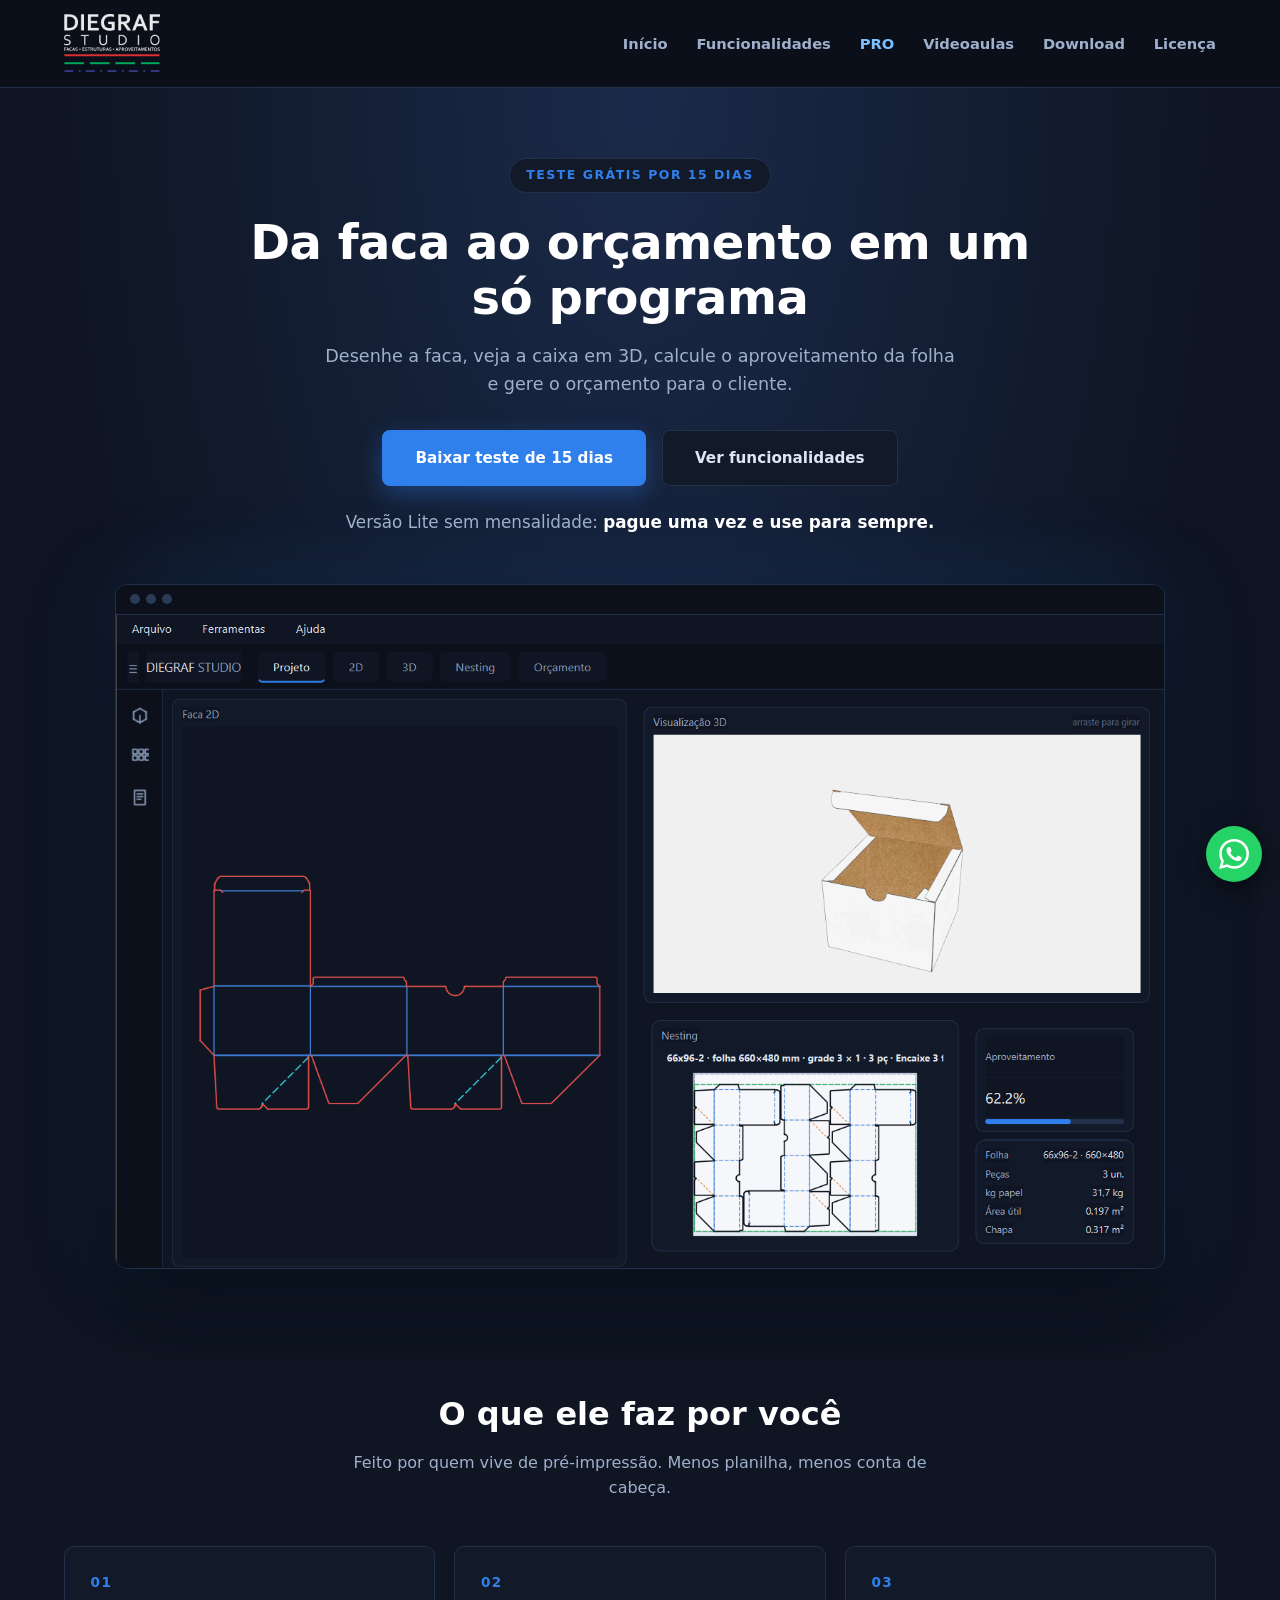
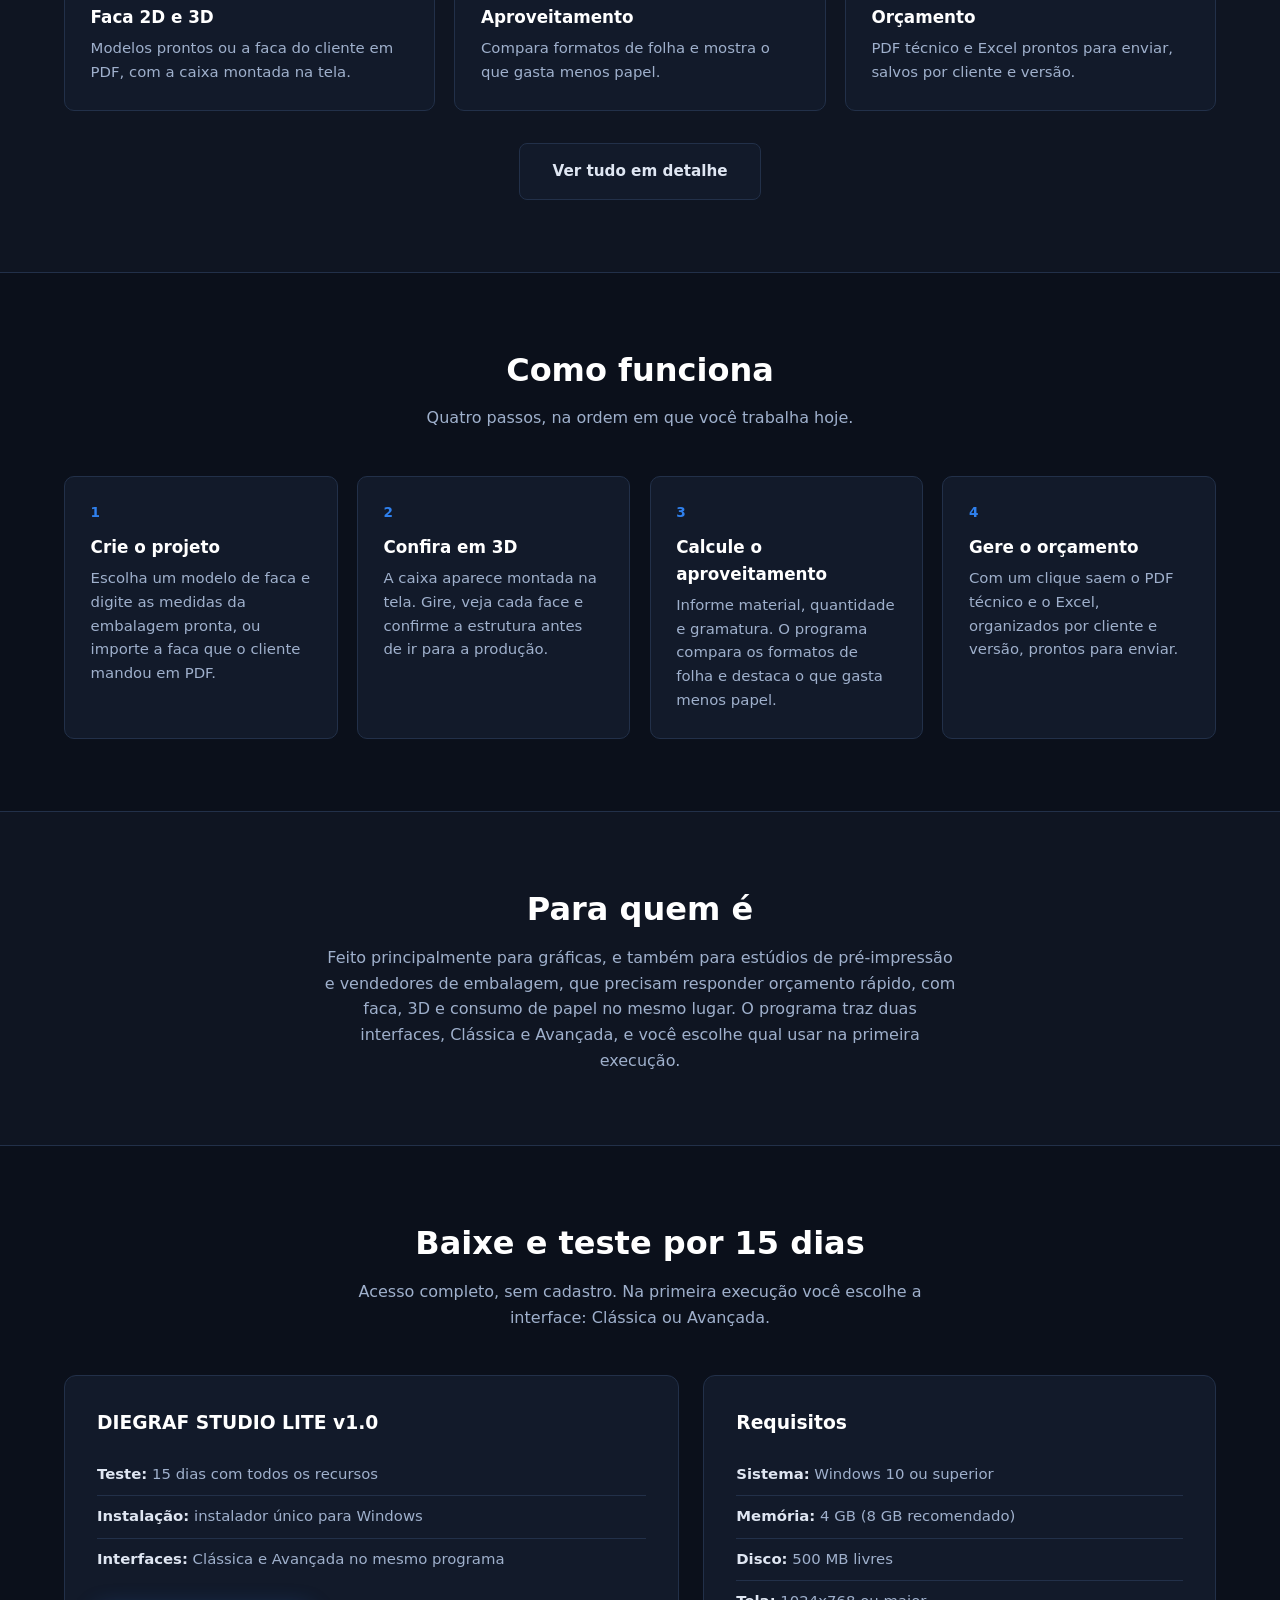
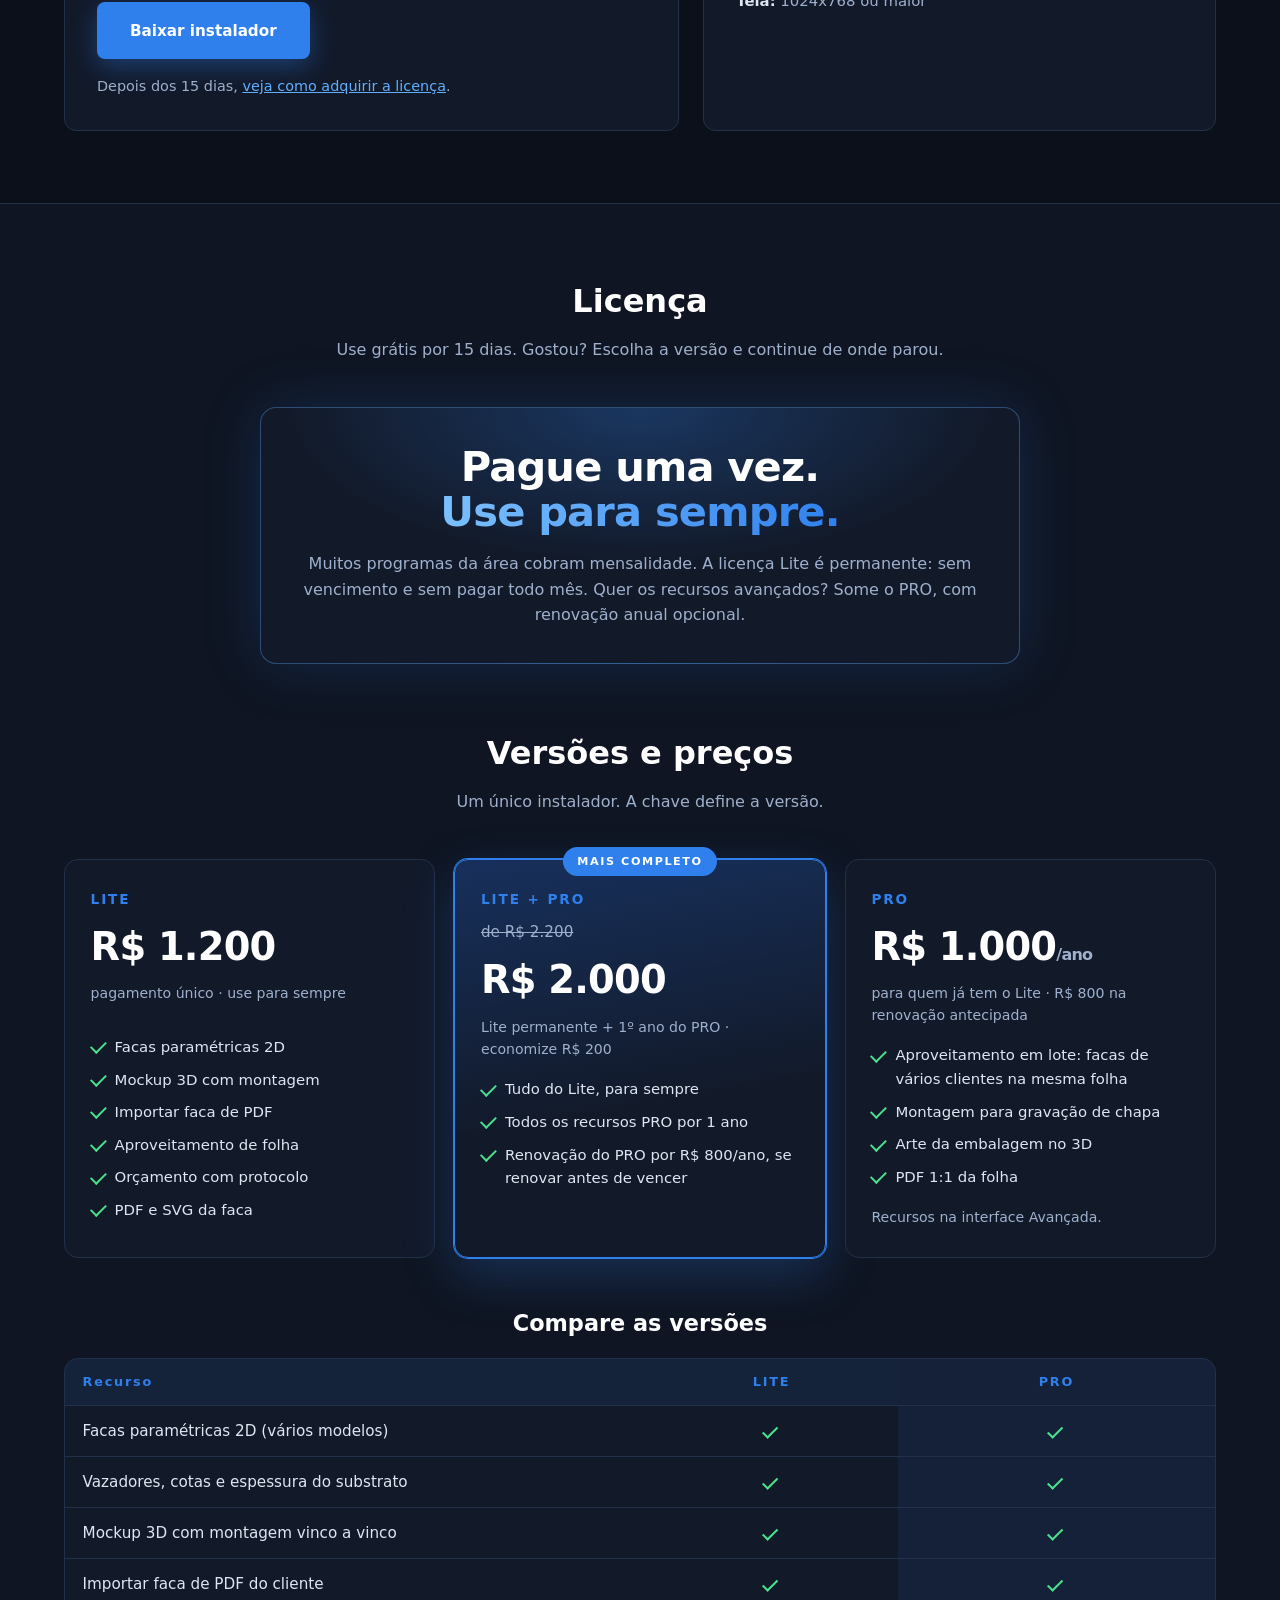
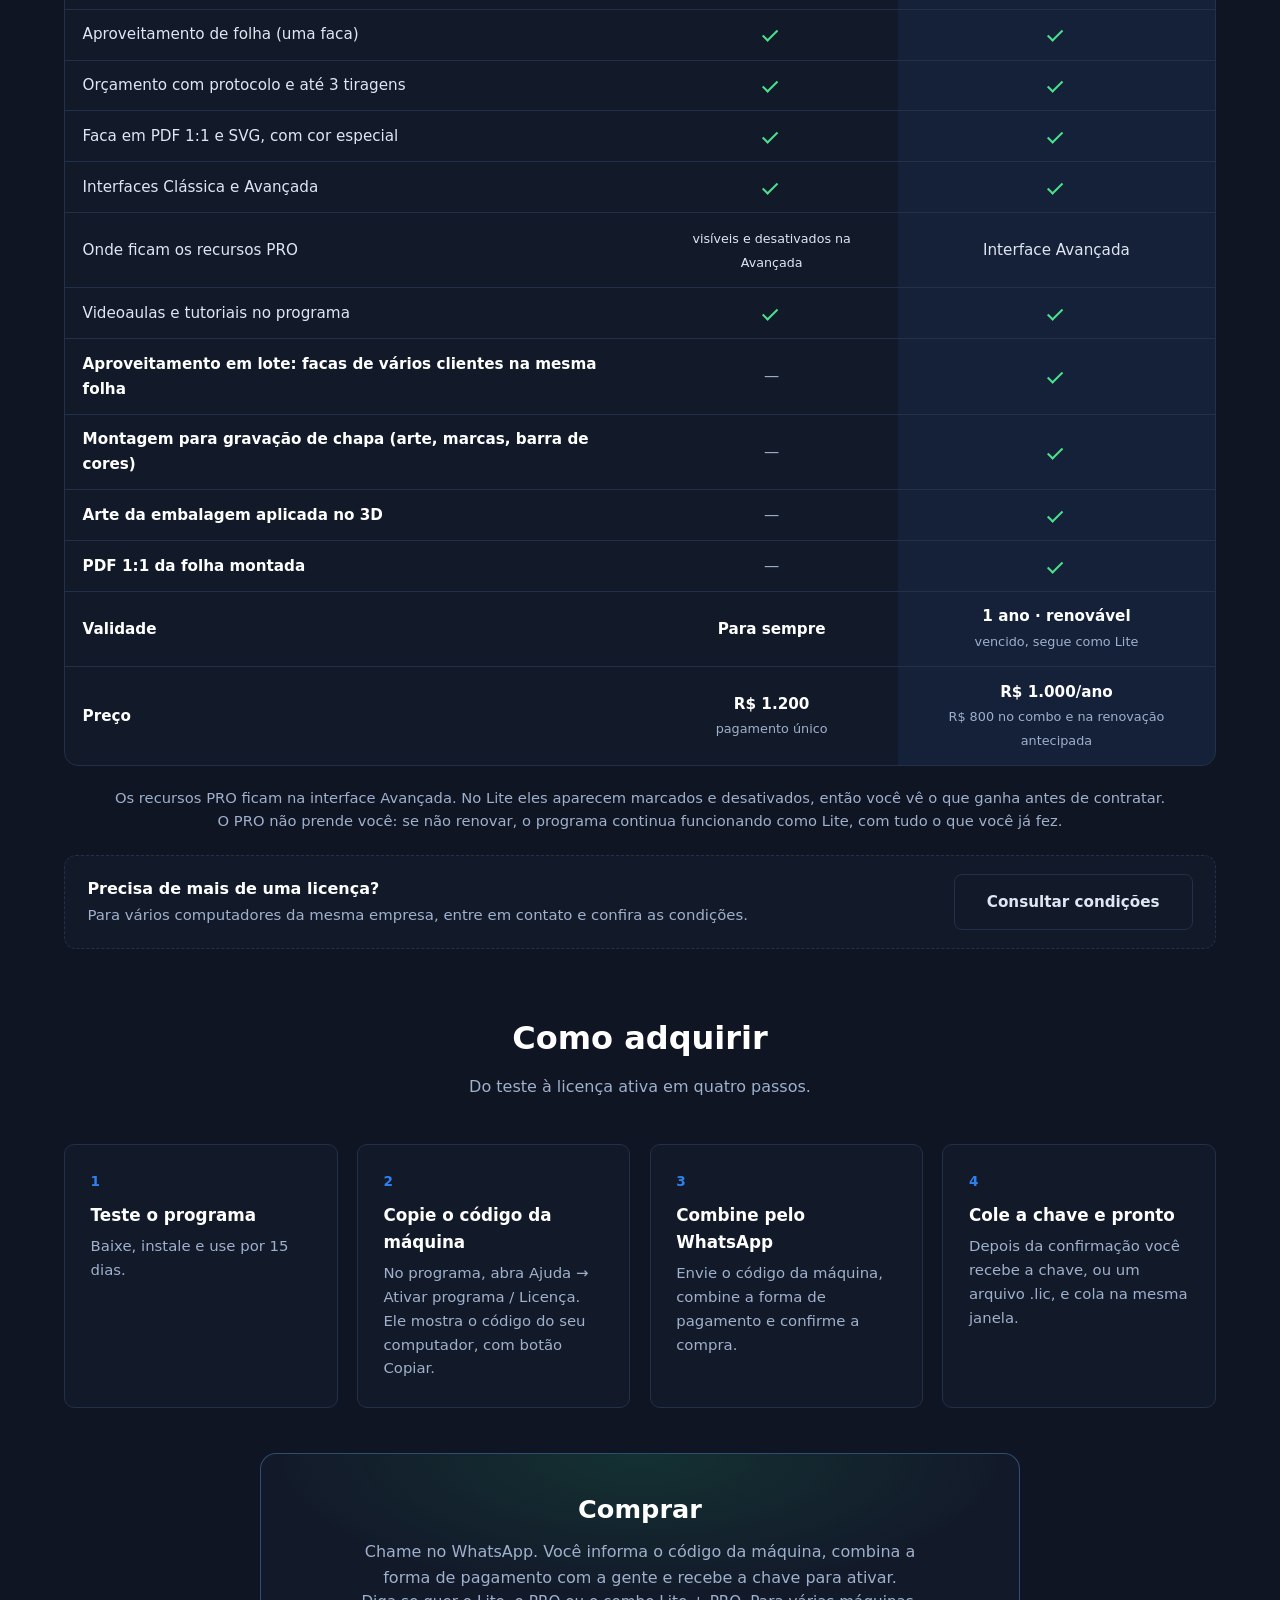
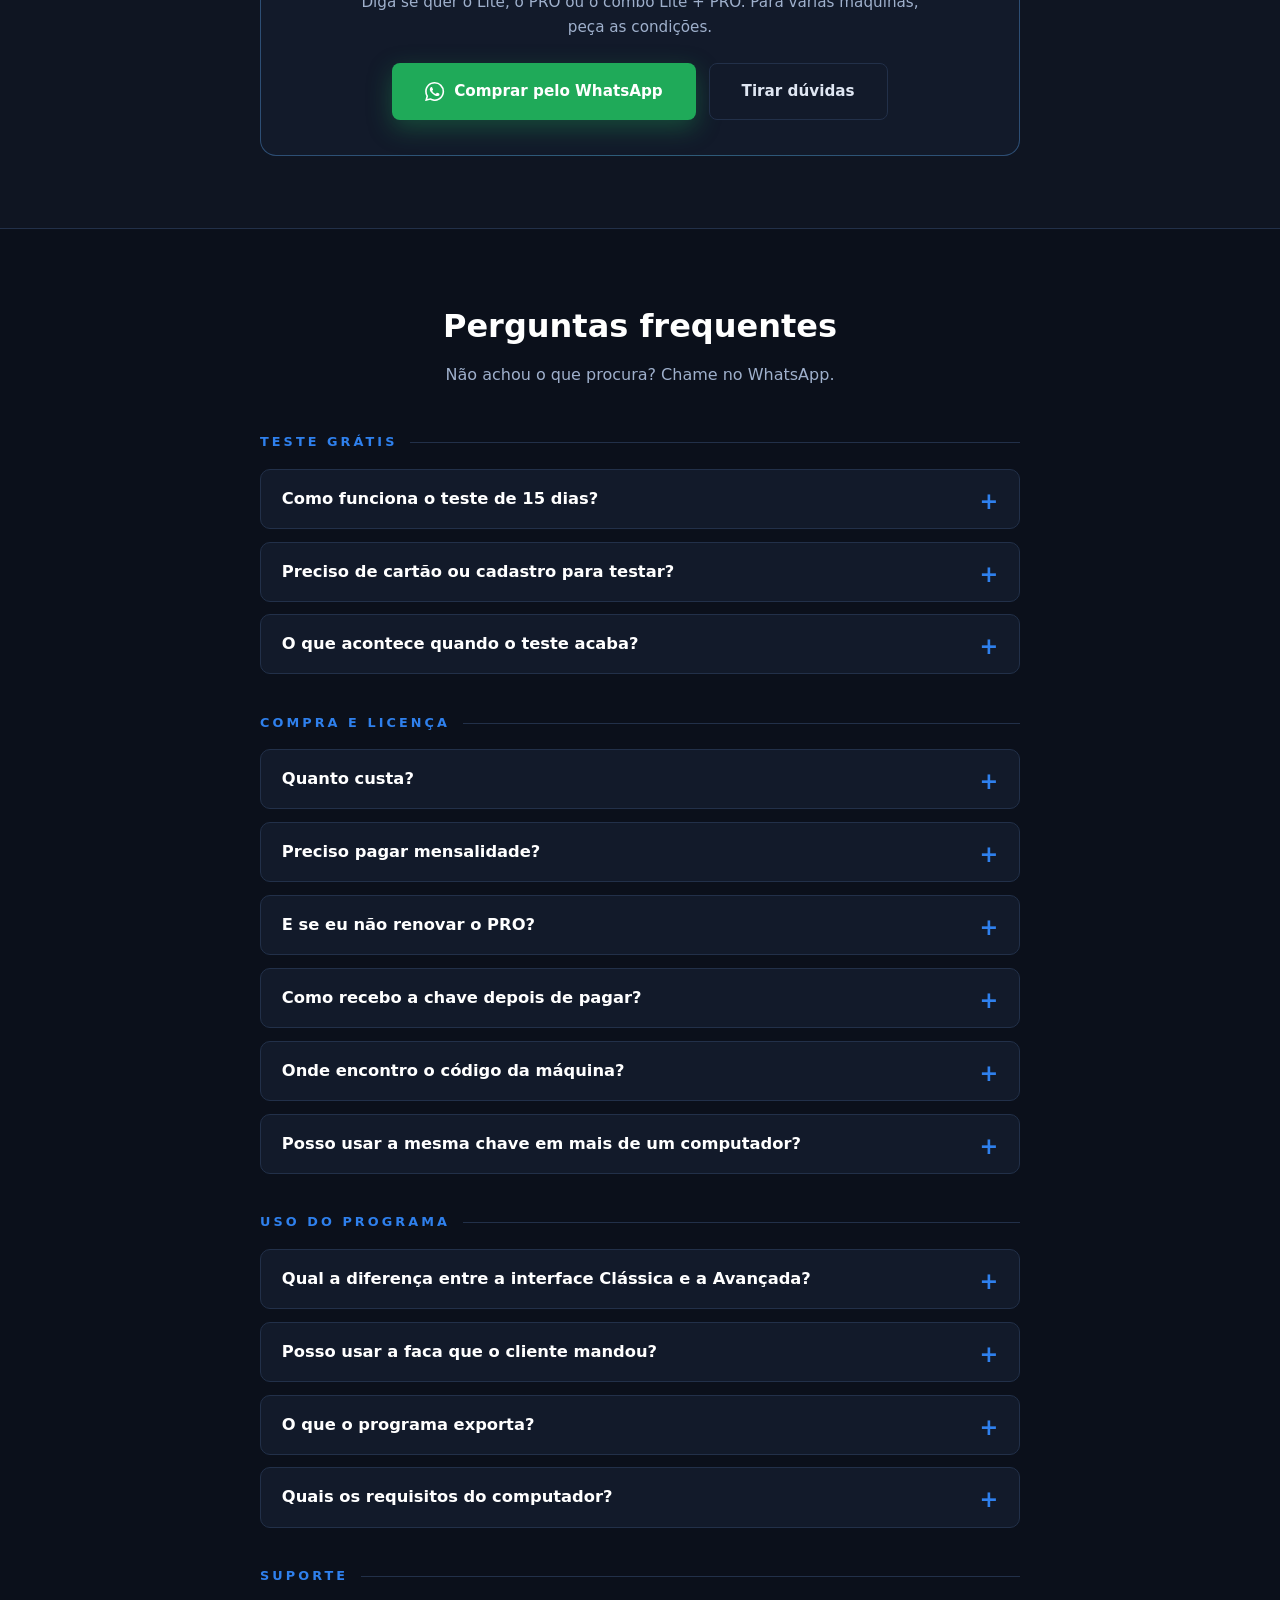
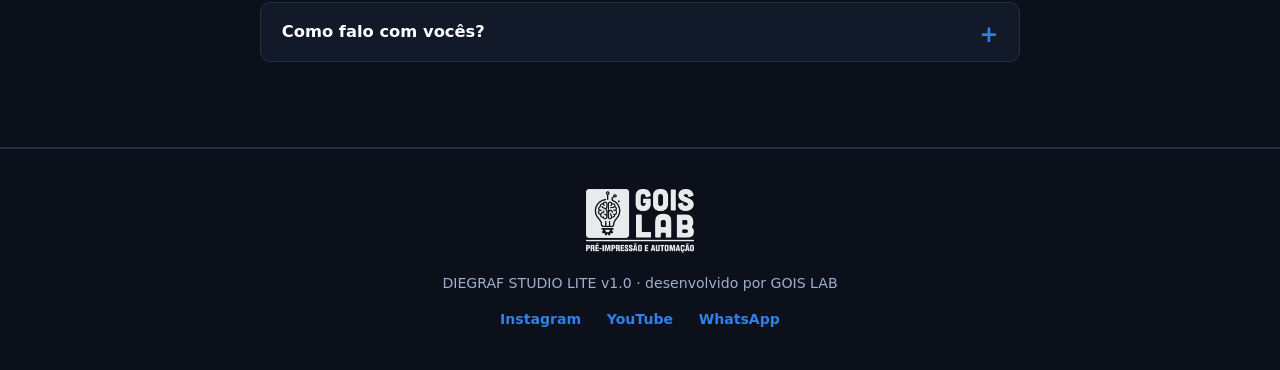
<file: index.html>
<!DOCTYPE html>
<html lang="pt-BR">
<head>
<meta charset="UTF-8">
<meta name="viewport" content="width=device-width, initial-scale=1.0">
<title>DIEGRAF STUDIO LITE v1.0</title>
<link rel="stylesheet" href="style.css?v=13">
</head>
<body>
<header><div class="bar">
  <a href="index.html"><img src="assets/DIEGRAF_LOGO_BRANCO.png" alt="DIEGRAF STUDIO"></a>
  <nav><a href="index.html">Início</a><a href="features.html">Funcionalidades</a><a href="pro.html" class="nav-pro">PRO</a><a href="videoaulas.html">Videoaulas</a><a href="#download">Download</a><a href="#licenca">Licença</a></nav>
</div></header>

<section class="hero"><div class="wrap">
  <span class="tag">TESTE GRÁTIS POR 15 DIAS</span>
  <h1>Da faca ao orçamento em um só programa</h1>
  <p class="sub">Desenhe a faca, veja a caixa em 3D, calcule o aproveitamento da folha e gere o orçamento para o cliente.</p>
  <div class="cta">
    <a class="btn btn-p" href="#download">Baixar teste de 15 dias</a>
    <a class="btn btn-s" href="features.html">Ver funcionalidades</a>
  </div>
  <p class="semmensal">Versão Lite sem mensalidade: <b>pague uma vez e use para sempre.</b></p>
  <div class="janela" data-zoom>
    <div class="tit"><i></i><i></i><i></i></div>
    <img src="assets/PREVIEW.png" alt="DIEGRAF STUDIO LITE: faca 2D, preview 3D e aproveitamento">
  </div>
</div></section>

<section><div class="wrap">
  <h2>O que ele faz por você</h2>
  <p class="lead">Feito por quem vive de pré-impressão. Menos planilha, menos conta de cabeça.</p>
  <div class="cards">
    <div class="card"><div class="n">01</div><h3>Faca 2D e 3D</h3><p>Modelos prontos ou a faca do cliente em PDF, com a caixa montada na tela.</p></div>
    <div class="card"><div class="n">02</div><h3>Aproveitamento</h3><p>Compara formatos de folha e mostra o que gasta menos papel.</p></div>
    <div class="card"><div class="n">03</div><h3>Orçamento</h3><p>PDF técnico e Excel prontos para enviar, salvos por cliente e versão.</p></div>
  </div>
  <p style="text-align:center;margin-top:2rem"><a class="btn btn-s" href="features.html">Ver tudo em detalhe</a></p>
</div></section>

<section class="alt"><div class="wrap">
  <h2>Como funciona</h2>
  <p class="lead">Quatro passos, na ordem em que você trabalha hoje.</p>
  <div class="cards">
    <div class="card"><div class="n">1</div><h3>Crie o projeto</h3><p>Escolha um modelo de faca e digite as medidas da embalagem pronta, ou importe a faca que o cliente mandou em PDF.</p></div>
    <div class="card"><div class="n">2</div><h3>Confira em 3D</h3><p>A caixa aparece montada na tela. Gire, veja cada face e confirme a estrutura antes de ir para a produção.</p></div>
    <div class="card"><div class="n">3</div><h3>Calcule o aproveitamento</h3><p>Informe material, quantidade e gramatura. O programa compara os formatos de folha e destaca o que gasta menos papel.</p></div>
    <div class="card"><div class="n">4</div><h3>Gere o orçamento</h3><p>Com um clique saem o PDF técnico e o Excel, organizados por cliente e versão, prontos para enviar.</p></div>
  </div>
</div></section>

<section><div class="wrap" style="max-width:820px;text-align:center">
  <h2>Para quem é</h2>
  <p class="lead" style="margin-bottom:0">Feito principalmente para gráficas, e também para estúdios de pré-impressão e vendedores de embalagem, que precisam responder orçamento rápido, com faca, 3D e consumo de papel no mesmo lugar. O programa traz duas interfaces, Clássica e Avançada, e você escolhe qual usar na primeira execução.</p>
</div></section>

<section id="download" class="alt"><div class="wrap">
  <h2>Baixe e teste por 15 dias</h2>
  <p class="lead">Acesso completo, sem cadastro. Na primeira execução você escolhe a interface: Clássica ou Avançada.</p>
  <div class="dl">
    <div class="box">
      <h3>DIEGRAF STUDIO LITE v1.0</h3>
      <ul>
        <li><b>Teste:</b> 15 dias com todos os recursos</li>
        <li><b>Instalação:</b> instalador único para Windows</li>
        <li><b>Interfaces:</b> Clássica e Avançada no mesmo programa</li>
      </ul>
      <a class="btn btn-p" href="https://github.com/rodrigo-goislab/diegraf-lite-atualizacao/releases/latest/download/DIEGRAF_STUDIO_LITE_Setup_v1.0.exe" rel="noopener">Baixar instalador</a>
      <p style="margin-top:1rem;font-size:.9rem;color:var(--fraco)">Depois dos 15 dias, <a href="#licenca" style="color:#60afff">veja como adquirir a licença</a>.</p>
    </div>
    <div class="box">
      <h3>Requisitos</h3>
      <ul>
        <li><b>Sistema:</b> Windows 10 ou superior</li>
        <li><b>Memória:</b> 4 GB (8 GB recomendado)</li>
        <li><b>Disco:</b> 500 MB livres</li>
        <li><b>Tela:</b> 1024x768 ou maior</li>
      </ul>
    </div>
  </div>
</div></section>

<section id="licenca"><div class="wrap">
  <h2>Licença</h2>
  <p class="lead">Use grátis por 15 dias. Gostou? Escolha a versão e continue de onde parou.</p>
  <div class="destaque"><div class="g">Pague uma vez.<br><em>Use para sempre.</em></div><p>Muitos programas da área cobram mensalidade. A licença Lite é permanente: sem vencimento e sem pagar todo mês. Quer os recursos avançados? Some o PRO, com renovação anual opcional.</p></div>

  <h2 style="margin-top:4rem">Versões e preços</h2>
  <p class="lead">Um único instalador. A chave define a versão.</p>
  <div class="planos">
    <div class="plano">
      <div class="pl-nome">LITE</div>
      <div class="pl-preco">R$ 1.200</div>
      <div class="pl-cond">pagamento único · use para sempre</div>
      <ul>
        <li>Facas paramétricas 2D</li><li>Mockup 3D com montagem</li><li>Importar faca de PDF</li>
        <li>Aproveitamento de folha</li><li>Orçamento com protocolo</li><li>PDF e SVG da faca</li>
      </ul>
    </div>
    <div class="plano pl-dest">
      <div class="pl-selo">MAIS COMPLETO</div>
      <div class="pl-nome">LITE + PRO</div>
      <div class="pl-de">de R$ 2.200</div>
      <div class="pl-preco">R$ 2.000</div>
      <div class="pl-cond">Lite permanente + 1º ano do PRO · economize R$ 200</div>
      <ul>
        <li>Tudo do Lite, para sempre</li><li>Todos os recursos PRO por 1 ano</li>
        <li>Renovação do PRO por R$ 800/ano, se renovar antes de vencer</li>
      </ul>
    </div>
    <div class="plano">
      <div class="pl-nome">PRO</div>
      <div class="pl-preco">R$ 1.000<small>/ano</small></div>
      <div class="pl-cond">para quem já tem o Lite · R$ 800 na renovação antecipada</div>
      <ul>
        <li>Aproveitamento em lote: facas de vários clientes na mesma folha</li>
        <li>Montagem para gravação de chapa</li><li>Arte da embalagem no 3D</li><li>PDF 1:1 da folha</li>
      </ul>
      <div class="pl-cond" style="margin-top:1rem;min-height:0">Recursos na interface Avançada.</div>
    </div>
  </div>

  <h3 class="cmp-tit">Compare as versões</h3>
  <div class="cmp-wrap"><table class="cmp">
    <thead><tr><th>Recurso</th><th>LITE</th><th>PRO</th></tr></thead>
    <tbody>
      <tr><td>Facas paramétricas 2D (vários modelos)</td><td><span class="cmp-ok" aria-label="Incluso"></span></td><td><span class="cmp-ok" aria-label="Incluso"></span></td></tr>
      <tr><td>Vazadores, cotas e espessura do substrato</td><td><span class="cmp-ok" aria-label="Incluso"></span></td><td><span class="cmp-ok" aria-label="Incluso"></span></td></tr>
      <tr><td>Mockup 3D com montagem vinco a vinco</td><td><span class="cmp-ok" aria-label="Incluso"></span></td><td><span class="cmp-ok" aria-label="Incluso"></span></td></tr>
      <tr><td>Importar faca de PDF do cliente</td><td><span class="cmp-ok" aria-label="Incluso"></span></td><td><span class="cmp-ok" aria-label="Incluso"></span></td></tr>
      <tr><td>Aproveitamento de folha (uma faca)</td><td><span class="cmp-ok" aria-label="Incluso"></span></td><td><span class="cmp-ok" aria-label="Incluso"></span></td></tr>
      <tr><td>Orçamento com protocolo e até 3 tiragens</td><td><span class="cmp-ok" aria-label="Incluso"></span></td><td><span class="cmp-ok" aria-label="Incluso"></span></td></tr>
      <tr><td>Faca em PDF 1:1 e SVG, com cor especial</td><td><span class="cmp-ok" aria-label="Incluso"></span></td><td><span class="cmp-ok" aria-label="Incluso"></span></td></tr>
      <tr><td>Interfaces Clássica e Avançada</td><td><span class="cmp-ok" aria-label="Incluso"></span></td><td><span class="cmp-ok" aria-label="Incluso"></span></td></tr>
      <tr><td>Onde ficam os recursos PRO</td><td><small>visíveis e desativados na Avançada</small></td><td>Interface Avançada</td></tr>
      <tr><td>Videoaulas e tutoriais no programa</td><td><span class="cmp-ok" aria-label="Incluso"></span></td><td><span class="cmp-ok" aria-label="Incluso"></span></td></tr>
      <tr class="cmp-pro"><td>Aproveitamento em lote: facas de vários clientes na mesma folha</td><td><span class="cmp-no" aria-label="Não incluso">—</span></td><td><span class="cmp-ok" aria-label="Incluso"></span></td></tr>
      <tr class="cmp-pro"><td>Montagem para gravação de chapa (arte, marcas, barra de cores)</td><td><span class="cmp-no" aria-label="Não incluso">—</span></td><td><span class="cmp-ok" aria-label="Incluso"></span></td></tr>
      <tr class="cmp-pro"><td>Arte da embalagem aplicada no 3D</td><td><span class="cmp-no" aria-label="Não incluso">—</span></td><td><span class="cmp-ok" aria-label="Incluso"></span></td></tr>
      <tr class="cmp-pro"><td>PDF 1:1 da folha montada</td><td><span class="cmp-no" aria-label="Não incluso">—</span></td><td><span class="cmp-ok" aria-label="Incluso"></span></td></tr>
      <tr class="cmp-fim"><td>Validade</td><td>Para sempre</td><td>1 ano · renovável<br><small>vencido, segue como Lite</small></td></tr>
      <tr class="cmp-fim"><td>Preço</td><td>R$ 1.200<br><small>pagamento único</small></td><td>R$ 1.000/ano<br><small>R$ 800 no combo e na renovação antecipada</small></td></tr>
    </tbody>
  </table></div>
  <p class="pl-nota">Os recursos PRO ficam na interface Avançada. No Lite eles aparecem marcados e desativados, então você vê o que ganha antes de contratar.<br>O PRO não prende você: se não renovar, o programa continua funcionando como Lite, com tudo o que você já fez.</p>
  <div class="pl-multi"><div><b>Precisa de mais de uma licença?</b><span>Para vários computadores da mesma empresa, entre em contato e confira as condições.</span></div>
    <a class="btn btn-s" href="https://wa.me/5511914804727?text=Oi%2C%20preciso%20de%20mais%20de%20uma%20licen%C3%A7a%20do%20Diegraf%20Studio.%20Quais%20s%C3%A3o%20as%20condi%C3%A7%C3%B5es%3F" target="_blank" rel="noopener">Consultar condições</a></div>

  <h2 style="margin-top:4rem">Como adquirir</h2>
  <p class="lead">Do teste à licença ativa em quatro passos.</p>
  <div class="cards">
    <div class="card"><div class="n">1</div><h3>Teste o programa</h3><p>Baixe, instale e use por 15 dias.</p></div>
    <div class="card"><div class="n">2</div><h3>Copie o código da máquina</h3><p>No programa, abra Ajuda → Ativar programa / Licença. Ele mostra o código do seu computador, com botão Copiar.</p></div>
    <div class="card"><div class="n">3</div><h3>Combine pelo WhatsApp</h3><p>Envie o código da máquina, combine a forma de pagamento e confirme a compra.</p></div>
    <div class="card"><div class="n">4</div><h3>Cole a chave e pronto</h3><p>Depois da confirmação você recebe a chave, ou um arquivo .lic, e cola na mesma janela.</p></div>
  </div>

  <div class="comprar" id="comprar">
    <h3>Comprar</h3>
    <p>Chame no WhatsApp. Você informa o código da máquina, combina a forma de pagamento com a gente e recebe a chave para ativar.</p>
    <p style="color:var(--fraco);font-size:.95rem">Diga se quer o Lite, o PRO ou o combo Lite + PRO. Para várias máquinas, peça as condições.</p>
    <div class="acoes">
      <a class="btn btn-w" href="https://wa.me/5511914804727?text=Oi%2C%20quero%20comprar%20o%20Diegraf%20Studio%20%28Lite%20/%20PRO%20/%20Lite%20%2B%20PRO%29.%20Meu%20c%C3%B3digo%20da%20m%C3%A1quina%20%C3%A9%3A%20" target="_blank" rel="noopener"><svg viewBox="0 0 24 24" width="24" height="24" aria-hidden="true"><path fill="currentColor" d="M17.472 14.382c-.297-.149-1.758-.867-2.03-.967-.273-.099-.471-.148-.67.15-.197.297-.767.966-.94 1.164-.173.199-.347.223-.644.075-.297-.15-1.255-.463-2.39-1.475-.883-.788-1.48-1.761-1.653-2.059-.173-.297-.018-.458.13-.606.134-.133.298-.347.446-.52.149-.174.198-.298.298-.497.099-.198.05-.371-.025-.52-.075-.149-.669-1.612-.916-2.207-.242-.579-.487-.5-.669-.51-.173-.008-.371-.01-.57-.01-.198 0-.52.074-.792.372-.272.297-1.04 1.016-1.04 2.479 0 1.462 1.065 2.875 1.213 3.074.149.198 2.096 3.2 5.077 4.487.709.306 1.262.489 1.694.625.712.227 1.36.195 1.871.118.571-.085 1.758-.719 2.006-1.413.248-.694.248-1.289.173-1.413-.074-.124-.272-.198-.57-.347m-5.421 7.403h-.004a9.87 9.87 0 01-5.031-1.378l-.361-.214-3.741.982.998-3.648-.235-.374a9.86 9.86 0 01-1.51-5.26c.001-5.45 4.436-9.884 9.888-9.884 2.64 0 5.122 1.03 6.988 2.898a9.825 9.825 0 012.893 6.994c-.003 5.45-4.437 9.884-9.885 9.884m8.413-18.297A11.815 11.815 0 0012.05 0C5.495 0 .16 5.335.157 11.892c0 2.096.547 4.142 1.588 5.945L.057 24l6.305-1.654a11.882 11.882 0 005.683 1.448h.005c6.554 0 11.89-5.335 11.893-11.893a11.821 11.821 0 00-3.48-8.413z"/></svg> Comprar pelo WhatsApp</a>
      <a class="btn btn-s" href="https://wa.me/5511914804727?text=Oi%2C%20gostaria%20de%20mais%20informa%C3%A7%C3%B5es%20sobre%20o%20Diegraf%20Studio" target="_blank" rel="noopener">Tirar dúvidas</a>
    </div>
  </div>
</div></section>

<section class="alt" id="faq"><div class="wrap">
  <h2>Perguntas frequentes</h2>
  <p class="lead">Não achou o que procura? Chame no WhatsApp.</p>
  <div class="faq">
    <h3 class="faqg">Teste grátis</h3>
    <details><summary>Como funciona o teste de 15 dias?</summary><p>Todos os recursos ficam liberados por 15 dias. A contagem começa na primeira vez que você abre o programa, e não no dia da instalação.</p></details>
    <details><summary>Preciso de cartão ou cadastro para testar?</summary><p>Não. O teste roda no seu computador, sem cadastro e sem cartão.</p></details>
    <details><summary>O que acontece quando o teste acaba?</summary><p>O programa continua abrindo, mas com os recursos desligados e um aviso com o botão para ativar, até você inserir a chave de uma licença.</p></details>

    <h3 class="faqg">Compra e licença</h3>
    <details><summary>Quanto custa?</summary><p>Lite: R$ 1.200, pagamento único. PRO: R$ 1.000 por ano, para quem já tem o Lite. Combo Lite + PRO na primeira compra: R$ 2.000 (o 1º ano do PRO sai por R$ 800). Renovando o PRO antes de vencer, R$ 800 por ano. Para mais de uma licença, fale com a gente e confira as condições.</p></details>
    <details><summary>Preciso pagar mensalidade?</summary><p>Não. O Lite é pago uma vez e é seu para sempre. O PRO é anual e opcional: só renova quem quiser continuar com os recursos avançados.</p></details>
    <details><summary>E se eu não renovar o PRO?</summary><p>O programa continua funcionando como Lite, com seus projetos e configurações. Os recursos PRO ficam marcados e voltam assim que você renovar.</p></details>
    <details><summary>Como recebo a chave depois de pagar?</summary><p>Chame no WhatsApp e envie o código da máquina. Depois de combinar o pagamento, você recebe a chave, como texto ou como arquivo .lic, e ativa em Ajuda → Ativar programa / Licença.</p></details>
    <details><summary>Onde encontro o código da máquina?</summary><p>No programa, em Ajuda → Ativar programa / Licença. O código aparece em um campo, com um botão Copiar.</p></details>
    <details><summary>Posso usar a mesma chave em mais de um computador?</summary><p>Não. Cada chave é gerada para o código de um computador específico e só funciona nele. Para outro computador, peça outra chave.</p></details>

    <h3 class="faqg">Uso do programa</h3>
    <details><summary>Qual a diferença entre a interface Clássica e a Avançada?</summary><p>As duas fazem o mesmo trabalho e vêm no mesmo programa. A Clássica é mais simples e leve, e a Avançada é mais moderna, com tutoriais integrados. Você escolhe na primeira execução e pode trocar em Ferramentas → Versão.</p></details>
    <details><summary>Posso usar a faca que o cliente mandou?</summary><p>Sim. Em Arquivo → Importar faca de PDF você importa o desenho, confere e usa no lugar de um modelo do programa.</p></details>
    <details><summary>O que o programa exporta?</summary><p>Faca em PDF e SVG, e o pacote do orçamento com PDF técnico e Excel, salvos por cliente e versão.</p></details>
    <details><summary>Quais os requisitos do computador?</summary><p>Windows 10 ou superior, 4 GB de memória (8 GB recomendado), 500 MB livres em disco e tela de 1024x768 ou maior.</p></details>

    <h3 class="faqg">Suporte</h3>
    <details><summary>Como falo com vocês?</summary><p>Pelo <a href="https://wa.me/5511914804727?text=Oi%2C%20gostaria%20de%20mais%20informa%C3%A7%C3%B5es%20sobre%20o%20Diegraf%20Studio" target="_blank" rel="noopener">WhatsApp</a> ou pelo Instagram @gois_lab.</p></details>
  </div>
</div></section>

<footer>
  <img src="assets/GOISLAB_LOGO_BRANCO.png" alt="GOIS LAB">
  <p>DIEGRAF STUDIO LITE v1.0 · desenvolvido por GOIS LAB</p>
  <p style="margin-top:.8rem"><a href="https://www.instagram.com/gois_lab/" target="_blank" rel="noopener">Instagram</a><a href="https://www.youtube.com/playlist?list=PLJeVq4AoT8Tg" target="_blank" rel="noopener">YouTube</a><a href="https://wa.me/5511914804727?text=Oi%2C%20gostaria%20de%20mais%20informa%C3%A7%C3%B5es%20sobre%20o%20Diegraf%20Studio" target="_blank" rel="noopener">WhatsApp</a></p>
</footer>
<a class="wa" href="https://wa.me/5511914804727?text=Oi%2C%20gostaria%20de%20mais%20informa%C3%A7%C3%B5es%20sobre%20o%20Diegraf%20Studio" target="_blank" rel="noopener" aria-label="Falar no WhatsApp"><svg viewBox="0 0 24 24" width="24" height="24" aria-hidden="true"><path fill="currentColor" d="M17.472 14.382c-.297-.149-1.758-.867-2.03-.967-.273-.099-.471-.148-.67.15-.197.297-.767.966-.94 1.164-.173.199-.347.223-.644.075-.297-.15-1.255-.463-2.39-1.475-.883-.788-1.48-1.761-1.653-2.059-.173-.297-.018-.458.13-.606.134-.133.298-.347.446-.52.149-.174.198-.298.298-.497.099-.198.05-.371-.025-.52-.075-.149-.669-1.612-.916-2.207-.242-.579-.487-.5-.669-.51-.173-.008-.371-.01-.57-.01-.198 0-.52.074-.792.372-.272.297-1.04 1.016-1.04 2.479 0 1.462 1.065 2.875 1.213 3.074.149.198 2.096 3.2 5.077 4.487.709.306 1.262.489 1.694.625.712.227 1.36.195 1.871.118.571-.085 1.758-.719 2.006-1.413.248-.694.248-1.289.173-1.413-.074-.124-.272-.198-.57-.347m-5.421 7.403h-.004a9.87 9.87 0 01-5.031-1.378l-.361-.214-3.741.982.998-3.648-.235-.374a9.86 9.86 0 01-1.51-5.26c.001-5.45 4.436-9.884 9.888-9.884 2.64 0 5.122 1.03 6.988 2.898a9.825 9.825 0 012.893 6.994c-.003 5.45-4.437 9.884-9.885 9.884m8.413-18.297A11.815 11.815 0 0012.05 0C5.495 0 .16 5.335.157 11.892c0 2.096.547 4.142 1.588 5.945L.057 24l6.305-1.654a11.882 11.882 0 005.683 1.448h.005c6.554 0 11.89-5.335 11.893-11.893a11.821 11.821 0 00-3.48-8.413z"/></svg></a>
<script src="script.js?v=8"></script>
</body>
</html>
</file>
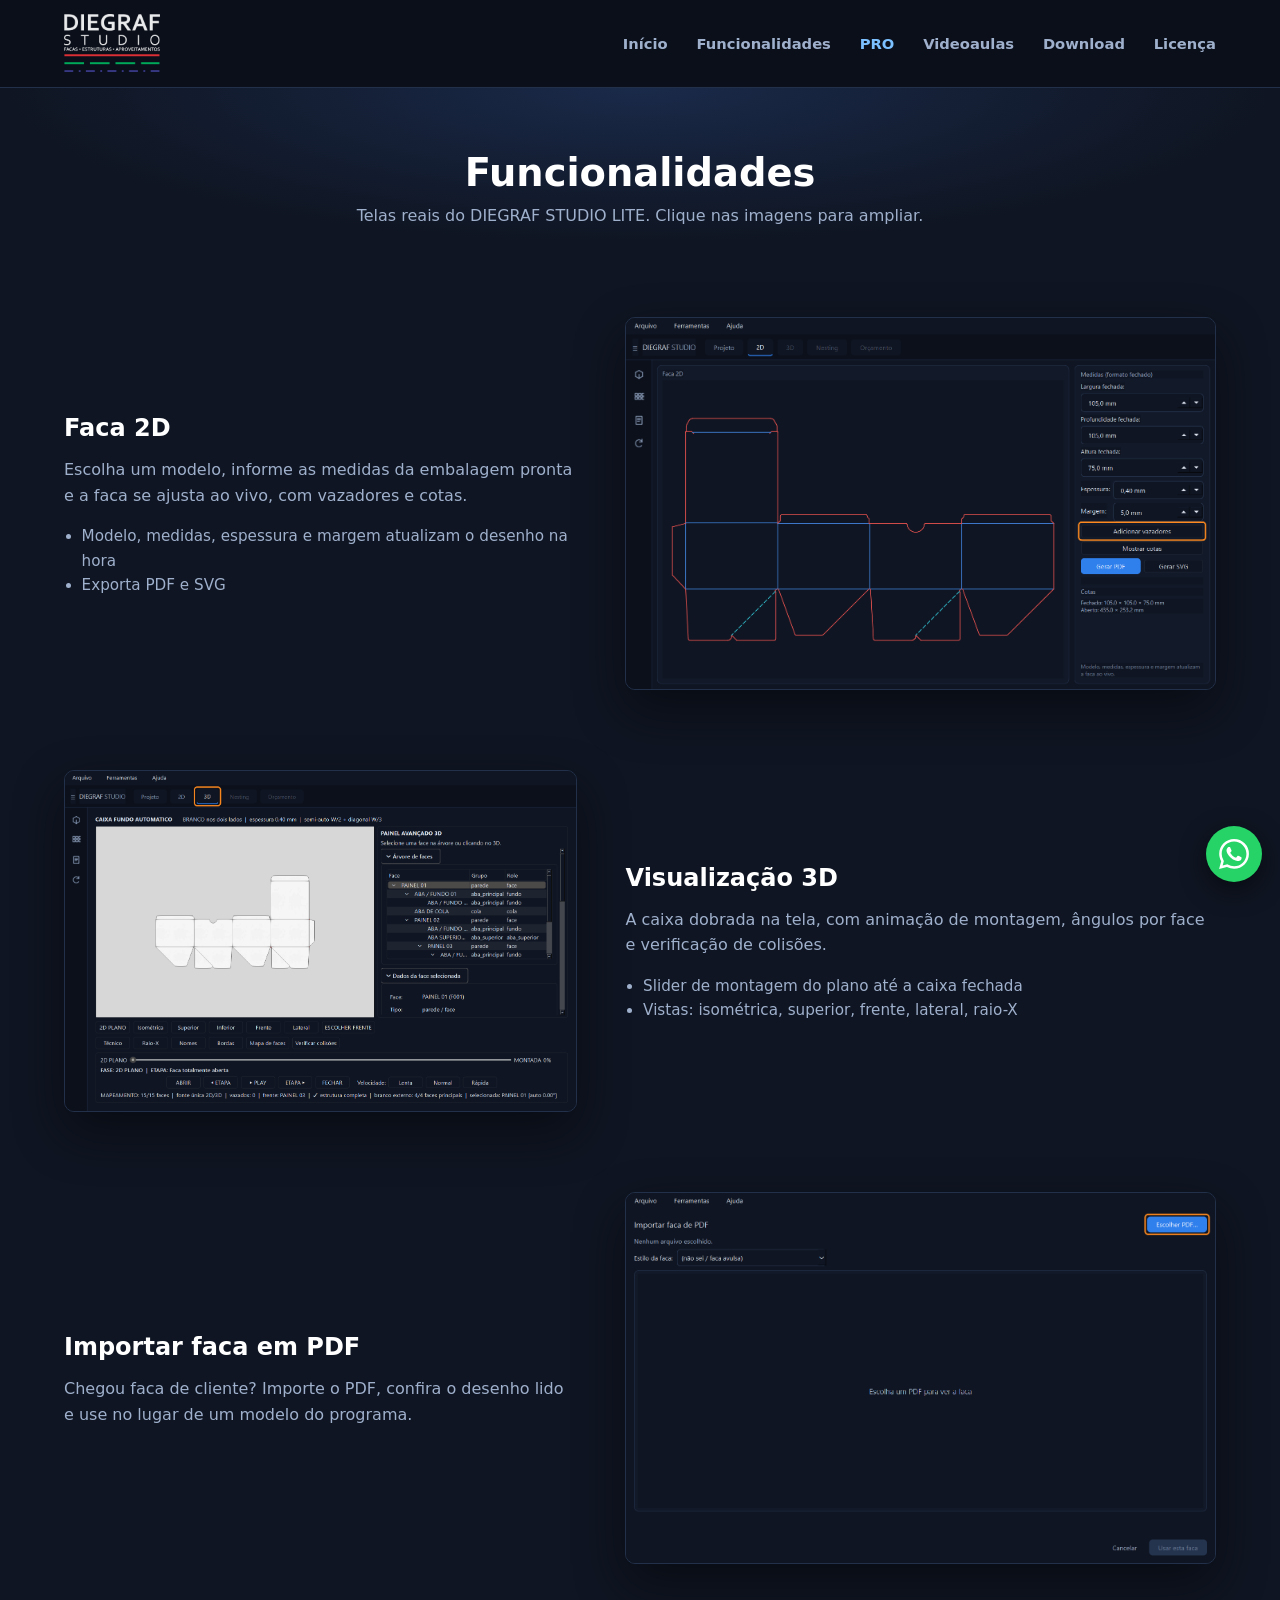
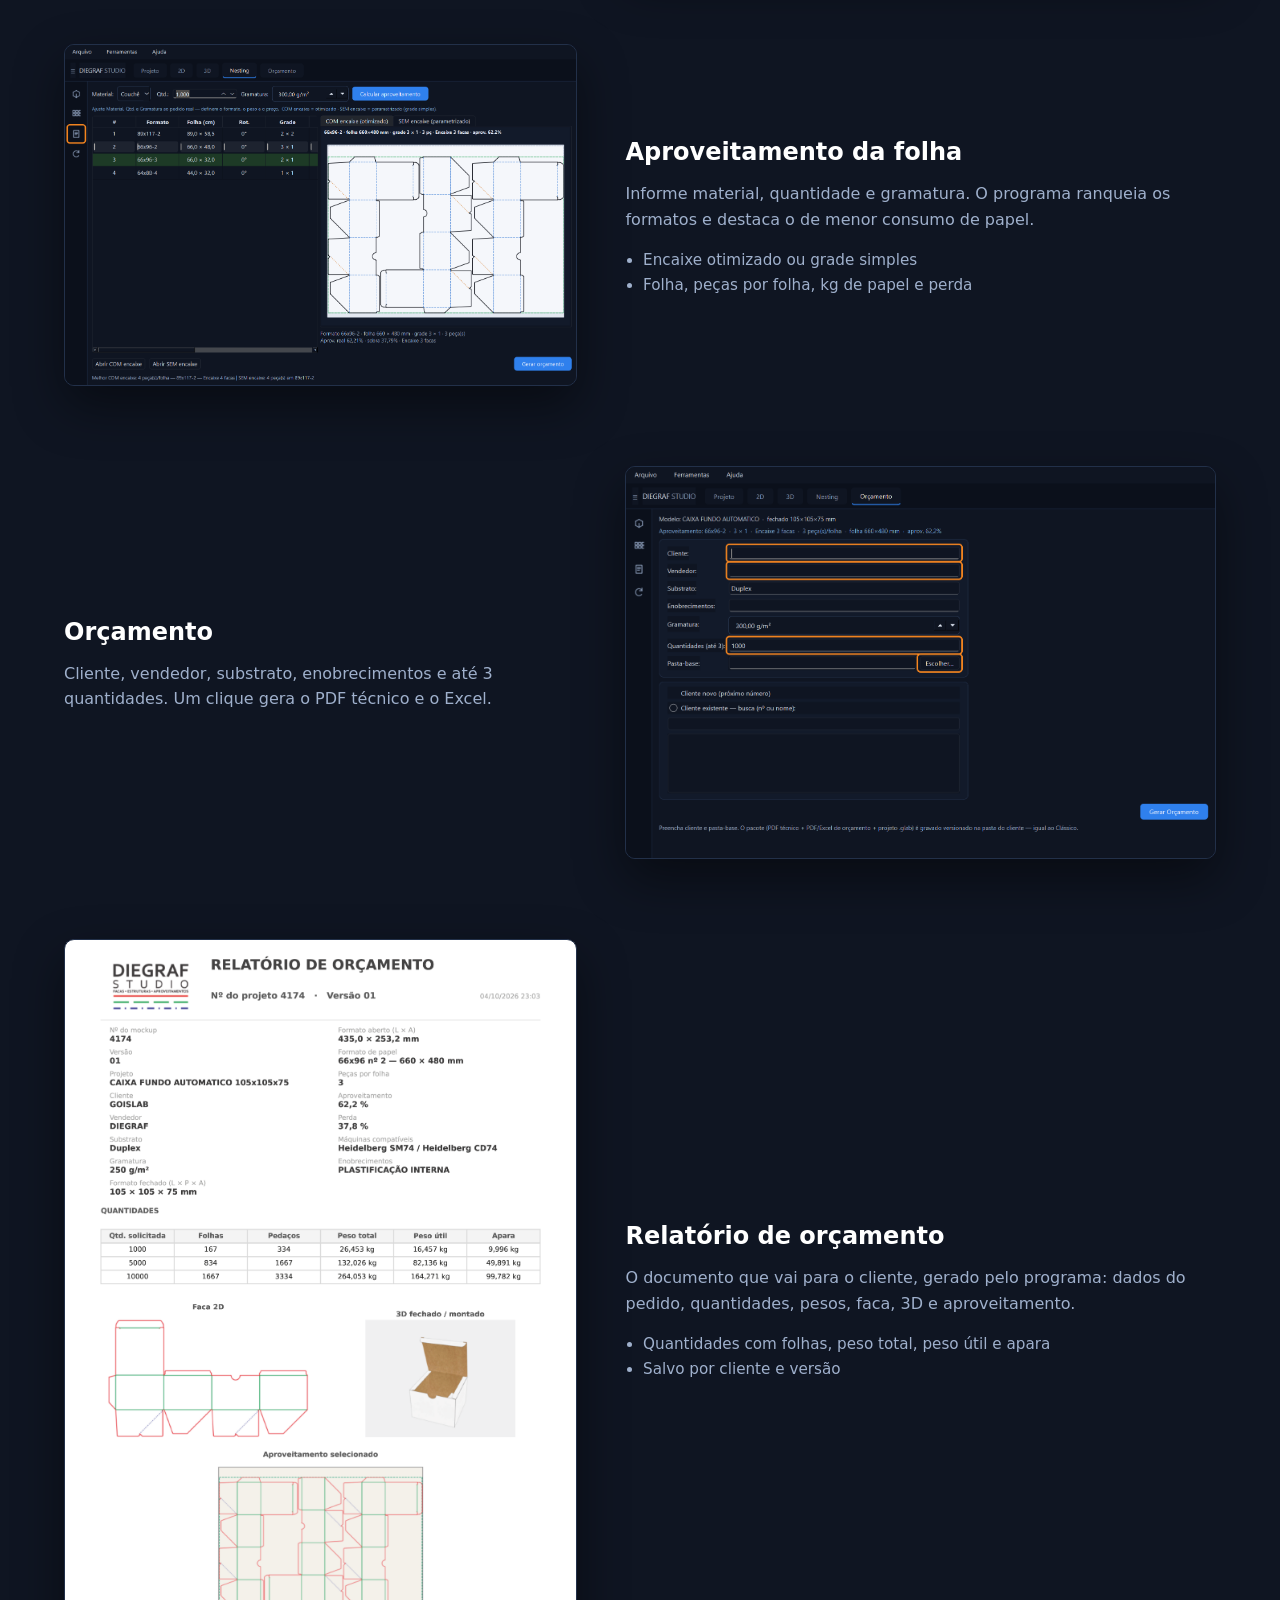
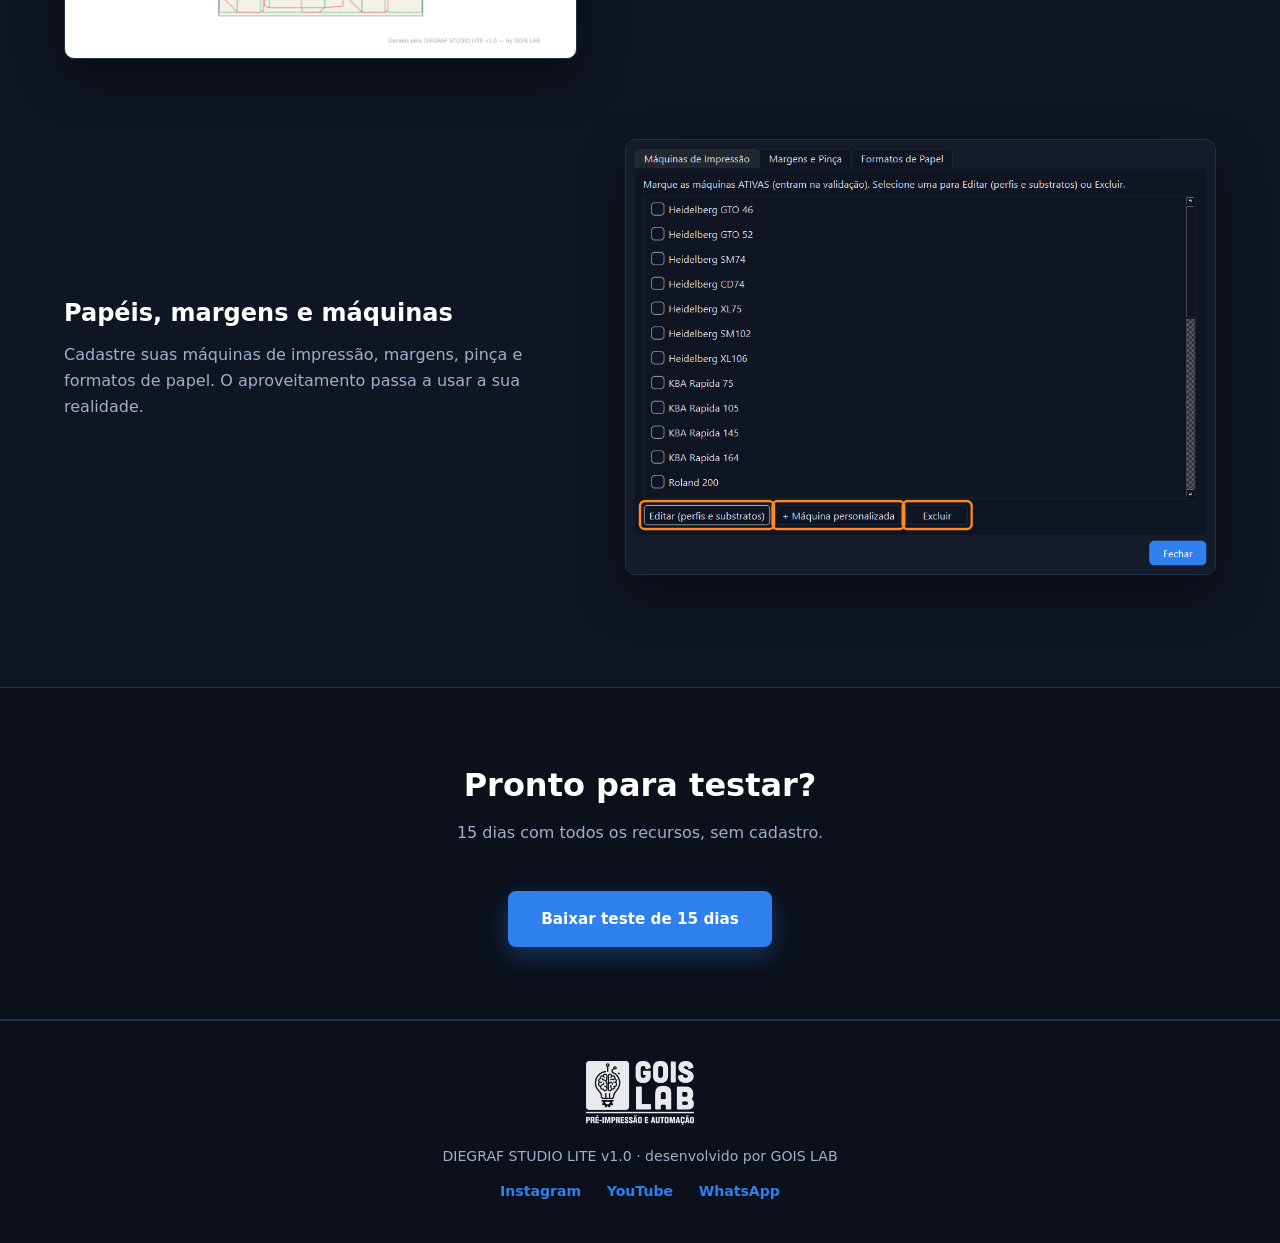
<file: features.html>
<!DOCTYPE html>
<html lang="pt-BR">
<head>
<meta charset="UTF-8">
<meta name="viewport" content="width=device-width, initial-scale=1.0">
<title>Funcionalidades · DIEGRAF STUDIO LITE</title>
<link rel="stylesheet" href="style.css?v=13">
</head>
<body>
<header><div class="bar">
  <a href="index.html"><img src="assets/DIEGRAF_LOGO_BRANCO.png" alt="DIEGRAF STUDIO"></a>
  <nav><a href="index.html">Início</a><a href="features.html">Funcionalidades</a><a href="pro.html" class="nav-pro">PRO</a><a href="videoaulas.html">Videoaulas</a><a href="index.html#download">Download</a><a href="index.html#licenca">Licença</a></nav>
</div></header>

<section class="pagehead"><div class="wrap">
  <h1>Funcionalidades</h1>
  <p>Telas reais do DIEGRAF STUDIO LITE. Clique nas imagens para ampliar.</p>
</div></section>

<section style="padding-top:2rem"><div class="wrap">

  <div class="feat">
    <div class="txt"><h3>Faca 2D</h3>
      <p>Escolha um modelo, informe as medidas da embalagem pronta e a faca se ajusta ao vivo, com vazadores e cotas.</p>
      <ul><li>Modelo, medidas, espessura e margem atualizam o desenho na hora</li><li>Exporta PDF e SVG</li></ul></div>
    <div class="shot" data-zoom><img src="assets/tutorial_avancado/faca_2d_1.png" alt="Faca 2D"></div>
  </div>

  <div class="feat">
    <div class="txt"><h3>Visualização 3D</h3>
      <p>A caixa dobrada na tela, com animação de montagem, ângulos por face e verificação de colisões.</p>
      <ul><li>Slider de montagem do plano até a caixa fechada</li><li>Vistas: isométrica, superior, frente, lateral, raio-X</li></ul></div>
    <div class="shot" data-zoom><img src="assets/tutorial_avancado/tres_d_2.png" alt="Visualização 3D"></div>
  </div>

  <div class="feat">
    <div class="txt"><h3>Importar faca em PDF</h3>
      <p>Chegou faca de cliente? Importe o PDF, confira o desenho lido e use no lugar de um modelo do programa.</p></div>
    <div class="shot" data-zoom><img src="assets/tutorial_avancado/importar_2.png" alt="Importar faca de PDF"></div>
  </div>

  <div class="feat">
    <div class="txt"><h3>Aproveitamento da folha</h3>
      <p>Informe material, quantidade e gramatura. O programa ranqueia os formatos e destaca o de menor consumo de papel.</p>
      <ul><li>Encaixe otimizado ou grade simples</li><li>Folha, peças por folha, kg de papel e perda</li></ul></div>
    <div class="shot" data-zoom><img src="assets/tutorial_avancado/aproveitamento_4.png" alt="Aproveitamento"></div>
  </div>

  <div class="feat">
    <div class="txt"><h3>Orçamento</h3>
      <p>Cliente, vendedor, substrato, enobrecimentos e até 3 quantidades. Um clique gera o PDF técnico e o Excel.</p></div>
    <div class="shot" data-zoom><img src="assets/tutorial_avancado/orcamento_2.png" alt="Orçamento"></div>
  </div>

  <div class="feat">
    <div class="txt"><h3>Relatório de orçamento</h3>
      <p>O documento que vai para o cliente, gerado pelo programa: dados do pedido, quantidades, pesos, faca, 3D e aproveitamento.</p>
      <ul><li>Quantidades com folhas, peso total, peso útil e apara</li><li>Salvo por cliente e versão</li></ul></div>
    <div class="shot" data-zoom style="background:#fff;padding:6px"><img src="assets/exemplo_orcamento.png" alt="Exemplo de relatório de orçamento"></div>
  </div>

  <div class="feat">
    <div class="txt"><h3>Papéis, margens e máquinas</h3>
      <p>Cadastre suas máquinas de impressão, margens, pinça e formatos de papel. O aproveitamento passa a usar a sua realidade.</p></div>
    <div class="shot" data-zoom><img src="assets/tutorial_avancado/maquinas_2.png" alt="Cadastro de máquinas"></div>
  </div>

</div></section>

<section class="alt"><div class="wrap" style="text-align:center">
  <h2>Pronto para testar?</h2>
  <p class="lead">15 dias com todos os recursos, sem cadastro.</p>
  <a class="btn btn-p" href="index.html#download">Baixar teste de 15 dias</a>
</div></section>

<footer>
  <img src="assets/GOISLAB_LOGO_BRANCO.png" alt="GOIS LAB">
  <p>DIEGRAF STUDIO LITE v1.0 · desenvolvido por GOIS LAB</p>
  <p style="margin-top:.8rem"><a href="https://www.instagram.com/gois_lab/" target="_blank" rel="noopener">Instagram</a><a href="https://www.youtube.com/playlist?list=PLJeVq4AoT8Tg" target="_blank" rel="noopener">YouTube</a><a href="https://wa.me/5511914804727?text=Oi%2C%20gostaria%20de%20mais%20informa%C3%A7%C3%B5es%20sobre%20o%20Diegraf%20Studio" target="_blank" rel="noopener">WhatsApp</a></p>
</footer>
<a class="wa" href="https://wa.me/5511914804727?text=Oi%2C%20gostaria%20de%20mais%20informa%C3%A7%C3%B5es%20sobre%20o%20Diegraf%20Studio" target="_blank" rel="noopener" aria-label="Falar no WhatsApp"><svg viewBox="0 0 24 24" width="24" height="24" aria-hidden="true"><path fill="currentColor" d="M17.472 14.382c-.297-.149-1.758-.867-2.03-.967-.273-.099-.471-.148-.67.15-.197.297-.767.966-.94 1.164-.173.199-.347.223-.644.075-.297-.15-1.255-.463-2.39-1.475-.883-.788-1.48-1.761-1.653-2.059-.173-.297-.018-.458.13-.606.134-.133.298-.347.446-.52.149-.174.198-.298.298-.497.099-.198.05-.371-.025-.52-.075-.149-.669-1.612-.916-2.207-.242-.579-.487-.5-.669-.51-.173-.008-.371-.01-.57-.01-.198 0-.52.074-.792.372-.272.297-1.04 1.016-1.04 2.479 0 1.462 1.065 2.875 1.213 3.074.149.198 2.096 3.2 5.077 4.487.709.306 1.262.489 1.694.625.712.227 1.36.195 1.871.118.571-.085 1.758-.719 2.006-1.413.248-.694.248-1.289.173-1.413-.074-.124-.272-.198-.57-.347m-5.421 7.403h-.004a9.87 9.87 0 01-5.031-1.378l-.361-.214-3.741.982.998-3.648-.235-.374a9.86 9.86 0 01-1.51-5.26c.001-5.45 4.436-9.884 9.888-9.884 2.64 0 5.122 1.03 6.988 2.898a9.825 9.825 0 012.893 6.994c-.003 5.45-4.437 9.884-9.885 9.884m8.413-18.297A11.815 11.815 0 0012.05 0C5.495 0 .16 5.335.157 11.892c0 2.096.547 4.142 1.588 5.945L.057 24l6.305-1.654a11.882 11.882 0 005.683 1.448h.005c6.554 0 11.89-5.335 11.893-11.893a11.821 11.821 0 00-3.48-8.413z"/></svg></a>
<script src="script.js?v=8"></script>
</body>
</html>
</file>
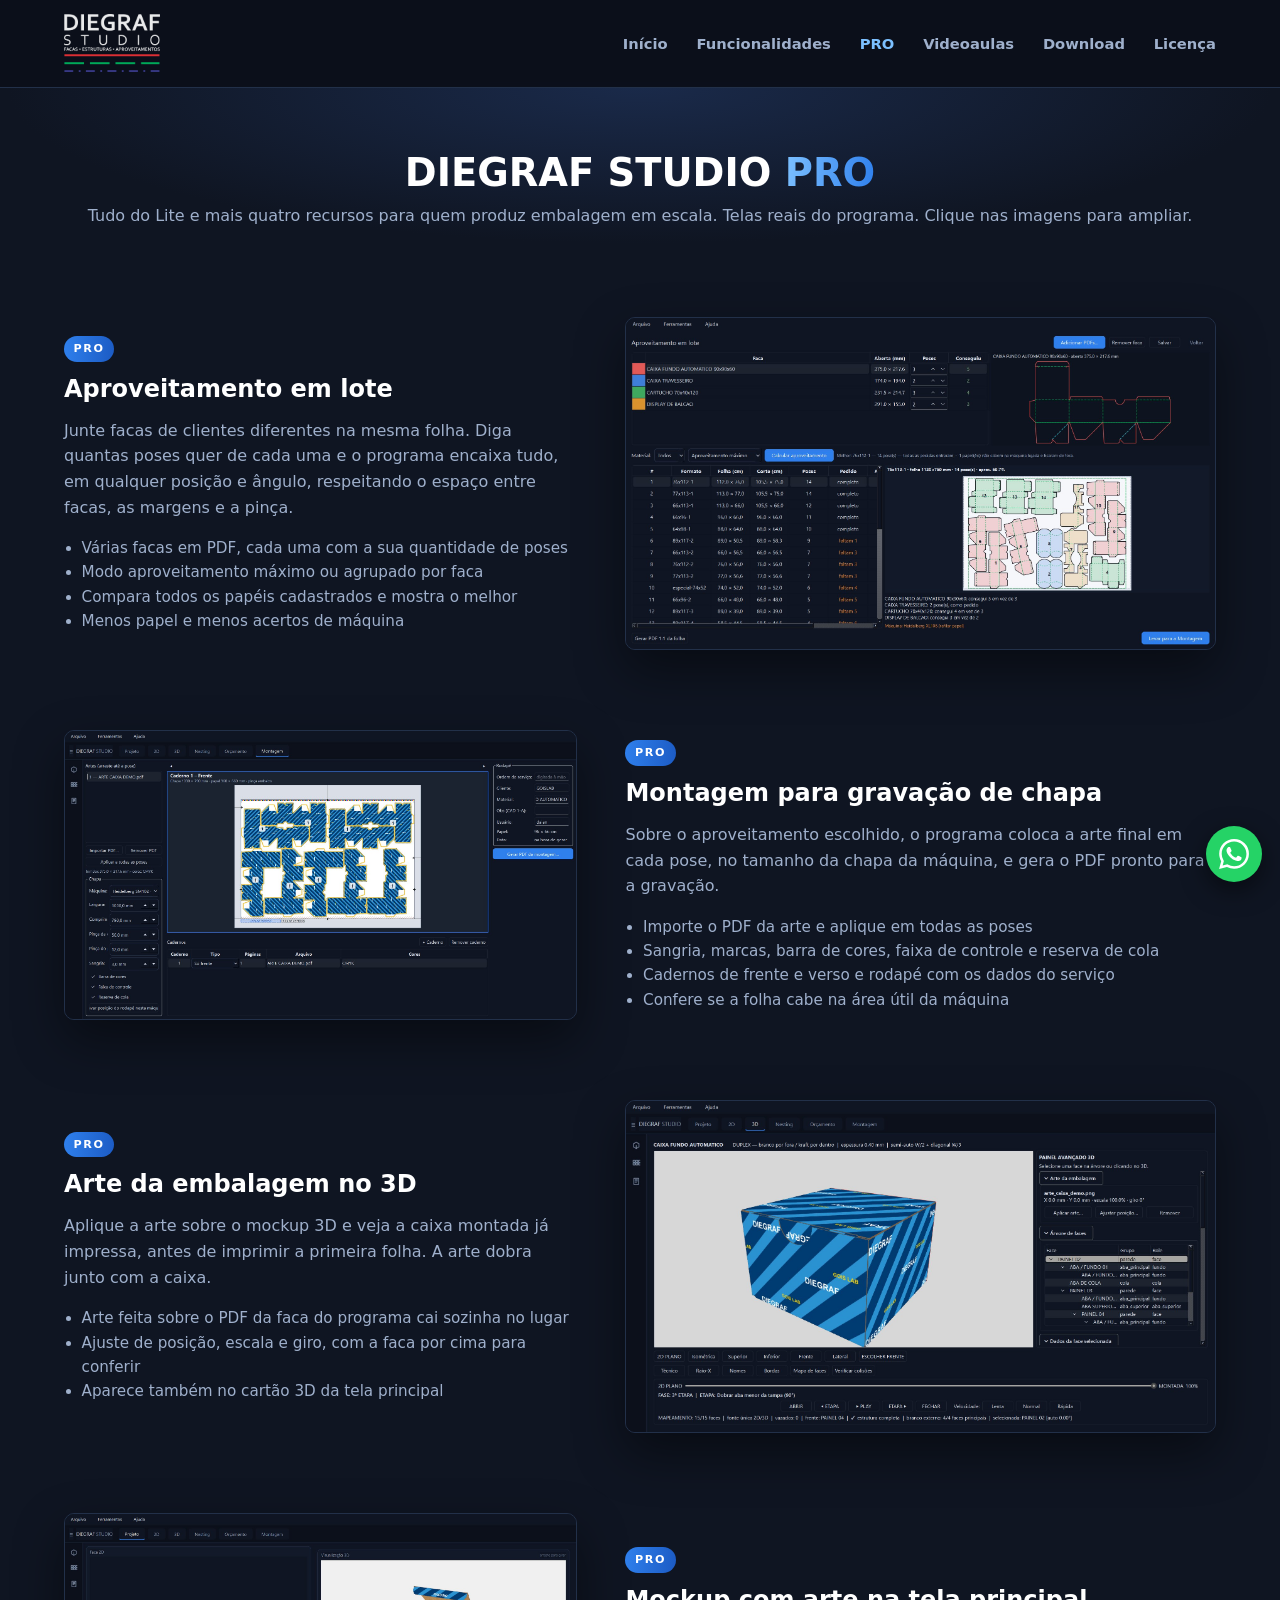
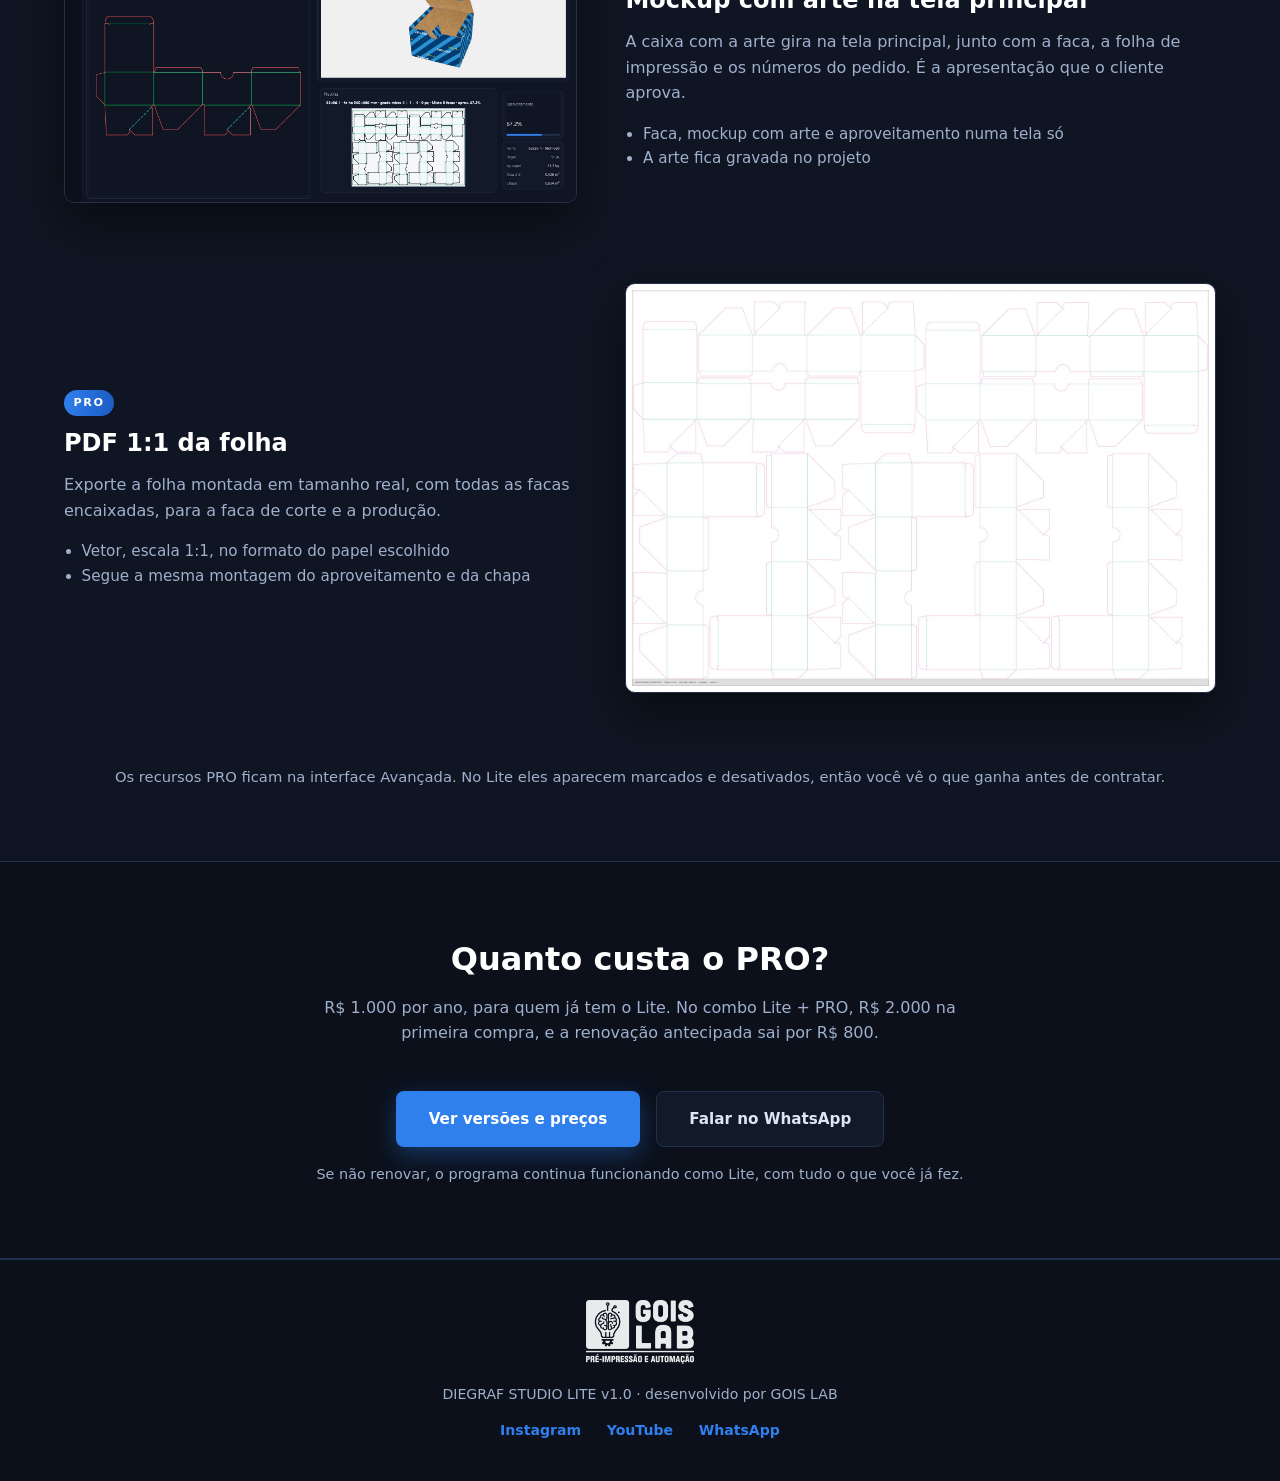
<file: pro.html>
<!DOCTYPE html>
<html lang="pt-BR">
<head>
<meta charset="UTF-8">
<meta name="viewport" content="width=device-width, initial-scale=1.0">
<title>PRO · DIEGRAF STUDIO</title>
<link rel="stylesheet" href="style.css?v=13">
</head>
<body>
<header><div class="bar">
  <a href="index.html"><img src="assets/DIEGRAF_LOGO_BRANCO.png" alt="DIEGRAF STUDIO"></a>
  <nav><a href="index.html">Início</a><a href="features.html">Funcionalidades</a><a href="pro.html" class="nav-pro">PRO</a><a href="videoaulas.html">Videoaulas</a><a href="index.html#download">Download</a><a href="index.html#licenca">Licença</a></nav>
</div></header>

<section class="pagehead"><div class="wrap">
  <h1>DIEGRAF STUDIO <em>PRO</em></h1>
  <p>Tudo do Lite e mais quatro recursos para quem produz embalagem em escala. Telas reais do programa. Clique nas imagens para ampliar.</p>
</div></section>

<section style="padding-top:2rem"><div class="wrap">

  <div class="feat">
    <div class="txt"><span class="pro-tag">PRO</span><h3>Aproveitamento em lote</h3>
      <p>Junte facas de clientes diferentes na mesma folha. Diga quantas poses quer de cada uma e o programa encaixa tudo, em qualquer posição e ângulo, respeitando o espaço entre facas, as margens e a pinça.</p>
      <ul><li>Várias facas em PDF, cada uma com a sua quantidade de poses</li><li>Modo aproveitamento máximo ou agrupado por faca</li><li>Compara todos os papéis cadastrados e mostra o melhor</li><li>Menos papel e menos acertos de máquina</li></ul></div>
    <div class="shot" data-zoom><img src="assets/pro/pro_lote.jpg" alt="Aproveitamento em lote"></div>
  </div>
  <div class="feat">
    <div class="txt"><span class="pro-tag">PRO</span><h3>Montagem para gravação de chapa</h3>
      <p>Sobre o aproveitamento escolhido, o programa coloca a arte final em cada pose, no tamanho da chapa da máquina, e gera o PDF pronto para a gravação.</p>
      <ul><li>Importe o PDF da arte e aplique em todas as poses</li><li>Sangria, marcas, barra de cores, faixa de controle e reserva de cola</li><li>Cadernos de frente e verso e rodapé com os dados do serviço</li><li>Confere se a folha cabe na área útil da máquina</li></ul></div>
    <div class="shot" data-zoom><img src="assets/pro/pro_montagem.jpg" alt="Montagem para gravação de chapa"></div>
  </div>
  <div class="feat">
    <div class="txt"><span class="pro-tag">PRO</span><h3>Arte da embalagem no 3D</h3>
      <p>Aplique a arte sobre o mockup 3D e veja a caixa montada já impressa, antes de imprimir a primeira folha. A arte dobra junto com a caixa.</p>
      <ul><li>Arte feita sobre o PDF da faca do programa cai sozinha no lugar</li><li>Ajuste de posição, escala e giro, com a faca por cima para conferir</li><li>Aparece também no cartão 3D da tela principal</li></ul></div>
    <div class="shot" data-zoom><img src="assets/pro/pro_arte_3d.jpg" alt="Arte da embalagem no 3D"></div>
  </div>
  <div class="feat">
    <div class="txt"><span class="pro-tag">PRO</span><h3>Mockup com arte na tela principal</h3>
      <p>A caixa com a arte gira na tela principal, junto com a faca, a folha de impressão e os números do pedido. É a apresentação que o cliente aprova.</p>
      <ul><li>Faca, mockup com arte e aproveitamento numa tela só</li><li>A arte fica gravada no projeto</li></ul></div>
    <div class="shot" data-zoom><img src="assets/pro/pro_arte_projeto.jpg" alt="Mockup com arte na tela principal"></div>
  </div>
  <div class="feat">
    <div class="txt"><span class="pro-tag">PRO</span><h3>PDF 1:1 da folha</h3>
      <p>Exporte a folha montada em tamanho real, com todas as facas encaixadas, para a faca de corte e a produção.</p>
      <ul><li>Vetor, escala 1:1, no formato do papel escolhido</li><li>Segue a mesma montagem do aproveitamento e da chapa</li></ul></div>
    <div class="shot" data-zoom style="background:#fff;padding:6px"><img src="assets/pro/pro_pdf_folha.jpg" alt="PDF 1:1 da folha montada"></div>
  </div>

  <p class="pl-nota" style="margin-top:2rem">Os recursos PRO ficam na interface Avançada. No Lite eles aparecem marcados e desativados, então você vê o que ganha antes de contratar.</p>
</div></section>

<section class="alt"><div class="wrap" style="text-align:center">
  <h2>Quanto custa o PRO?</h2>
  <p class="lead">R$ 1.000 por ano, para quem já tem o Lite. No combo Lite + PRO, R$ 2.000 na primeira compra, e a renovação antecipada sai por R$ 800.</p>
  <div style="display:flex;gap:1rem;justify-content:center;flex-wrap:wrap">
    <a class="btn btn-p" href="index.html#licenca">Ver versões e preços</a>
    <a class="btn btn-s" href="https://wa.me/5511914804727?text=Oi%2C%20quero%20conhecer%20o%20Diegraf%20Studio%20PRO." target="_blank" rel="noopener">Falar no WhatsApp</a>
  </div>
  <p style="margin-top:1rem;color:var(--fraco);font-size:.9rem">Se não renovar, o programa continua funcionando como Lite, com tudo o que você já fez.</p>
</div></section>

<footer>
  <img src="assets/GOISLAB_LOGO_BRANCO.png" alt="GOIS LAB">
  <p>DIEGRAF STUDIO LITE v1.0 · desenvolvido por GOIS LAB</p>
  <p style="margin-top:.8rem"><a href="https://www.instagram.com/gois_lab/" target="_blank" rel="noopener">Instagram</a><a href="https://www.youtube.com/playlist?list=PLJeVq4AoT8Tg" target="_blank" rel="noopener">YouTube</a><a href="https://wa.me/5511914804727?text=Oi%2C%20gostaria%20de%20mais%20informa%C3%A7%C3%B5es%20sobre%20o%20Diegraf%20Studio" target="_blank" rel="noopener">WhatsApp</a></p>
</footer>
<a class="wa" href="https://wa.me/5511914804727?text=Oi%2C%20gostaria%20de%20mais%20informa%C3%A7%C3%B5es%20sobre%20o%20Diegraf%20Studio" target="_blank" rel="noopener" aria-label="Falar no WhatsApp"><svg viewBox="0 0 24 24" width="24" height="24" aria-hidden="true"><path fill="currentColor" d="M17.472 14.382c-.297-.149-1.758-.867-2.03-.967-.273-.099-.471-.148-.67.15-.197.297-.767.966-.94 1.164-.173.199-.347.223-.644.075-.297-.15-1.255-.463-2.39-1.475-.883-.788-1.48-1.761-1.653-2.059-.173-.297-.018-.458.13-.606.134-.133.298-.347.446-.52.149-.174.198-.298.298-.497.099-.198.05-.371-.025-.52-.075-.149-.669-1.612-.916-2.207-.242-.579-.487-.5-.669-.51-.173-.008-.371-.01-.57-.01-.198 0-.52.074-.792.372-.272.297-1.04 1.016-1.04 2.479 0 1.462 1.065 2.875 1.213 3.074.149.198 2.096 3.2 5.077 4.487.709.306 1.262.489 1.694.625.712.227 1.36.195 1.871.118.571-.085 1.758-.719 2.006-1.413.248-.694.248-1.289.173-1.413-.074-.124-.272-.198-.57-.347m-5.421 7.403h-.004a9.87 9.87 0 01-5.031-1.378l-.361-.214-3.741.982.998-3.648-.235-.374a9.86 9.86 0 01-1.51-5.26c.001-5.45 4.436-9.884 9.888-9.884 2.64 0 5.122 1.03 6.988 2.898a9.825 9.825 0 012.893 6.994c-.003 5.45-4.437 9.884-9.885 9.884m8.413-18.297A11.815 11.815 0 0012.05 0C5.495 0 .16 5.335.157 11.892c0 2.096.547 4.142 1.588 5.945L.057 24l6.305-1.654a11.882 11.882 0 005.683 1.448h.005c6.554 0 11.89-5.335 11.893-11.893a11.821 11.821 0 00-3.48-8.413z"/></svg></a>
<script src="script.js?v=8"></script>
</body>
</html>
</file>
<file: style.css>
* { margin: 0; padding: 0; box-sizing: border-box; }
:root {
  --bg: #0f1522;
  --bg-topo: #0b101b;
  --painel: #121a2a;
  --borda: #223049;
  --texto: #dfe6f2;
  --fraco: #9fb0cc;
  --acento: #2f80ed;
}
html { scroll-behavior: smooth; }
body { font-family: 'Segoe UI', system-ui, sans-serif; line-height: 1.6; color: var(--texto); background: var(--bg); }
img { max-width: 100%; display: block; }
a { color: inherit; }

body { padding-top: 86px; }
header { position: fixed; top: 0; left: 0; right: 0; z-index: 50; background: rgba(11,16,27,.92); backdrop-filter: blur(8px); border-bottom: 1px solid var(--borda); }
.bar { max-width: 1200px; margin: 0 auto; padding: .9rem 1.5rem; display: flex; justify-content: space-between; align-items: center; }
.bar img { height: 58px; width: auto; }
nav a { text-decoration: none; color: var(--fraco); margin-left: 1.8rem; font-size: .92rem; font-weight: 600; }
nav a:hover { color: #fff; }

.wrap { max-width: 1200px; margin: 0 auto; padding: 0 1.5rem; }
.btn { display: inline-block; text-decoration: none; font-weight: 700; font-size: .95rem; padding: .95rem 2rem; border-radius: 8px; border: 1px solid transparent; cursor: pointer; transition: .2s; }
.btn-p { background: var(--acento); color: #fff; box-shadow: 0 8px 24px rgba(47,128,237,.35); }
.btn-p:hover { transform: translateY(-2px); background: #4691f5; }
.btn-s { border-color: var(--borda); color: var(--texto); background: var(--painel); }
.btn-s:hover { border-color: var(--acento); }

.hero { padding: 4.5rem 0 3rem; text-align: center; background: radial-gradient(ellipse at top, #1a2a4a 0%, var(--bg) 65%); }
.tag { display: inline-block; font-size: .78rem; letter-spacing: .12em; font-weight: 700; color: var(--acento); border: 1px solid var(--borda); background: var(--painel); padding: .4rem 1rem; border-radius: 99px; margin-bottom: 1.4rem; }
.hero h1 { font-size: 3rem; line-height: 1.15; color: #fff; max-width: 820px; margin: 0 auto 1rem; letter-spacing: -.01em; }
.hero p.sub { color: var(--fraco); font-size: 1.1rem; max-width: 640px; margin: 0 auto 2rem; }
.cta { display: flex; gap: 1rem; justify-content: center; flex-wrap: wrap; }

.janela { margin: 3rem auto 0; max-width: 1050px; border: 1px solid var(--borda); border-radius: 12px; overflow: hidden; background: var(--bg-topo); box-shadow: 0 30px 80px rgba(0,0,0,.55), 0 0 90px rgba(47,128,237,.18); cursor: zoom-in; }
.janela .tit { display: flex; gap: 6px; padding: .6rem .9rem; background: var(--bg-topo); border-bottom: 1px solid var(--borda); }
.janela .tit i { width: 10px; height: 10px; border-radius: 50%; background: #2b3a55; }

section { padding: 4.5rem 0; }
section.alt { background: var(--bg-topo); border-top: 1px solid var(--borda); border-bottom: 1px solid var(--borda); }
h2 { font-size: 2rem; color: #fff; text-align: center; margin-bottom: .6rem; }
.lead { text-align: center; color: var(--fraco); max-width: 640px; margin: 0 auto 2.8rem; }

.cards { display: grid; grid-template-columns: repeat(auto-fit, minmax(240px, 1fr)); gap: 1.2rem; }
.card { background: var(--painel); border: 1px solid var(--borda); border-radius: 10px; padding: 1.6rem; }
.card h3 { color: #fff; font-size: 1.05rem; margin-bottom: .4rem; }
.card p { color: var(--fraco); font-size: .93rem; }
.card .n { color: var(--acento); font-weight: 800; font-size: .85rem; letter-spacing: .1em; margin-bottom: .6rem; }

.papel { max-width: 760px; margin: 0 auto; background: #fff; border-radius: 8px; padding: 6px; box-shadow: 0 24px 70px rgba(0,0,0,.5); cursor: zoom-in; }
.papel img { border-radius: 4px; }

.dl { display: grid; grid-template-columns: 1.2fr 1fr; gap: 1.5rem; align-items: stretch; }
.box { background: var(--painel); border: 1px solid var(--borda); border-radius: 12px; padding: 2rem; }
.box h3 { color: #fff; margin-bottom: 1rem; }
.box li { list-style: none; padding: .55rem 0; border-bottom: 1px solid var(--borda); color: var(--fraco); font-size: .93rem; }
.box li:last-child { border: 0; }
.box li b { color: var(--texto); }
.box .btn { margin-top: 1.4rem; }

.feat { display: grid; grid-template-columns: 1fr 1.15fr; gap: 3rem; align-items: center; padding: 2.5rem 0; }
.feat:nth-child(even) .txt { order: 2; }
.feat h3 { color: #fff; font-size: 1.5rem; margin-bottom: .6rem; }
.feat p { color: var(--fraco); }
.feat ul { margin: 1rem 0 0 1.1rem; color: var(--fraco); font-size: .95rem; }
.feat .shot { border: 1px solid var(--borda); border-radius: 10px; overflow: hidden; box-shadow: 0 20px 50px rgba(0,0,0,.45); cursor: zoom-in; }
.pagehead { padding: 3.5rem 0 1rem; text-align: center; background: radial-gradient(ellipse at top, #1a2a4a 0%, var(--bg) 70%); }
.pagehead h1 { color: #fff; font-size: 2.4rem; }
.pagehead p { color: var(--fraco); }

footer { border-top: 1px solid var(--borda); background: var(--bg-topo); padding: 2.5rem 1.5rem; text-align: center; color: var(--fraco); font-size: .88rem; }
footer img { height: 64px; width: auto; margin: 0 auto 1.2rem; }
footer a { color: var(--acento); text-decoration: none; font-weight: 600; margin: 0 .8rem; }

#lb { display: none; position: fixed; inset: 0; z-index: 99; background: rgba(5,8,14,.94); align-items: center; justify-content: center; }
#lb.on { display: flex; }
#lb img { max-width: 88vw; max-height: 86vh; width: auto; height: auto; object-fit: contain; border-radius: 6px; }
#lb button { position: absolute; background: rgba(18,26,42,.8); color: #fff; border: 1px solid var(--borda); border-radius: 50%; width: 46px; height: 46px; font-size: 22px; cursor: pointer; }
#lb button:hover { border-color: var(--acento); }
#lb .x { top: 18px; right: 18px; }
#lb .p { left: 18px; top: 50%; transform: translateY(-50%); }
#lb .n { right: 18px; top: 50%; transform: translateY(-50%); }
#lb small { position: absolute; bottom: 16px; color: var(--fraco); }

@media (max-width: 800px) {
  body { padding-top: 70px; }
  .bar { padding: .6rem 1rem; }
  .bar img { height: 46px; }
  nav a { margin-left: .9rem; font-size: .8rem; }
  .hero { padding: 2.5rem 0 2rem; }
  .hero h1 { font-size: 1.8rem; }
  .hero p.sub { font-size: 1rem; }
  section { padding: 2.5rem 0; }
  h2 { font-size: 1.5rem; }
  .dl, .feat { grid-template-columns: 1fr; gap: 1.2rem; }
  .feat:nth-child(even) .txt { order: 0; }
  .feat { padding: 1.2rem 0; }
  #lb .p, #lb .n { width: 38px; height: 38px; }
}

.faq { max-width: 760px; margin: 2.5rem auto 0; }
.faq details { background: var(--painel); border: 1px solid var(--borda); border-radius: 10px; margin-bottom: .8rem; padding: 1rem 1.3rem; }
.faq summary { cursor: pointer; font-weight: 700; color: #fff; list-style: none; position: relative; padding-right: 1.6rem; }
.faq summary::-webkit-details-marker { display: none; }
.faq summary::after { content: "+"; position: absolute; right: 0; top: -2px; font-size: 1.4rem; color: var(--acento); }
.faq details[open] summary::after { content: "–"; }
.faq details p { margin-top: .7rem; color: var(--fraco); font-size: .95rem; }
.box .btn + .btn { margin-left: .6rem; }
@media (max-width: 800px) { .box .btn + .btn { margin-left: 0; margin-top: .7rem; } .box .btn { display: block; } }
.cards.c5 { grid-template-columns: repeat(auto-fit, minmax(185px, 1fr)); }
.cards.c3 { grid-template-columns: repeat(auto-fit, minmax(260px, 1fr)); }

.semmensal { margin-top: 1.4rem; color: var(--fraco); font-size: 1.05rem; }
.semmensal b { color: #fff; }
.destaque { max-width: 760px; margin: 0 auto 2.6rem; text-align: center; padding: 2.2rem 1.5rem; border-radius: 16px; border: 1px solid rgba(96,175,255,.35);
  background: radial-gradient(500px 220px at 50% 0%, rgba(47,128,237,.28), transparent 70%), var(--painel); box-shadow: 0 0 60px rgba(47,128,237,.18); }
.destaque .g { font-size: 2.6rem; line-height: 1.1; font-weight: 700; letter-spacing: -.02em; color: #fff; }
.destaque .g em { font-style: normal; background: linear-gradient(95deg,#7cc0ff,#2f80ed); -webkit-background-clip: text; background-clip: text; color: transparent; }
.destaque p { margin-top: 1rem; color: var(--fraco); font-size: 1rem; }
@media (max-width: 800px) { .destaque .g { font-size: 1.9rem; } }


.faqg { margin: 2.4rem 0 1rem; font-size: .8rem; letter-spacing: .24em; text-transform: uppercase; color: var(--acento); display: flex; align-items: center; gap: .8rem; }
.faqg::after { content: ""; flex: 1; height: 1px; background: var(--borda); }
.faqg:first-child { margin-top: 0; }
.faq details { transition: border-color .2s, background .2s; }
.faq details:hover { border-color: rgba(47,128,237,.55); }
.faq details[open] { border-color: rgba(47,128,237,.7); background: linear-gradient(180deg, rgba(47,128,237,.12), var(--painel)); }
.faq summary { font-size: 1.02rem; }
.faq details p a { color: #60afff; }

.acoes { margin-top: 1.6rem; display: flex; gap: .8rem; justify-content: center; flex-wrap: wrap; }
.btn-w { background: #1faa59; color: #fff; display: inline-flex; align-items: center; gap: .6rem; box-shadow: 0 8px 24px rgba(31,170,89,.35); }
.btn-w:hover { transform: translateY(-2px); background: #25c066; }
.btn-w svg { width: 1.2rem; height: 1.2rem; }
.wa { position: fixed; right: 18px; bottom: 18px; z-index: 40; width: 56px; height: 56px; border-radius: 50%; background: #25d366; color: #fff; display: flex; align-items: center; justify-content: center; box-shadow: 0 8px 24px rgba(0,0,0,.5); transition: transform .2s; }
.wa:hover { transform: scale(1.08); }
.wa svg { width: 30px; height: 30px; }
@media (max-width: 800px) {
  .acoes .btn { width: 100%; text-align: center; justify-content: center; }
}

.comprar { margin: 2.8rem auto 0; max-width: 760px; text-align: center; padding: 2.2rem 1.6rem; border-radius: 16px; border: 1px solid rgba(96,175,255,.35); background: radial-gradient(520px 200px at 50% 0%, rgba(31,170,89,.16), transparent 70%), var(--painel); }
.comprar h3 { color: #fff; font-size: 1.6rem; margin-bottom: .6rem; }
.comprar > p { color: var(--fraco); max-width: 560px; margin: 0 auto; }
.comprar .acoes { margin-top: 1.5rem; }

.lanc { margin: 1.8rem auto 0; display: inline-block; padding: 1.2rem 2.2rem; border-radius: 14px; border: 1px solid rgba(96,175,255,.45); background: linear-gradient(160deg, #1a2d55, var(--painel) 80%); box-shadow: 0 0 40px rgba(47,128,237,.22); }
.lanc span { display: block; font-size: .72rem; letter-spacing: .24em; font-weight: 700; color: #60afff; }
.lanc b { display: block; margin-top: .4rem; font-size: 2.8rem; line-height: 1; letter-spacing: -.03em; color: #fff; }
.lanc small { display: block; margin-top: .5rem; color: var(--fraco); font-size: .9rem; }
.comprar { text-align: center; }
@media (max-width: 800px) { .lanc { padding: 1rem 1.2rem; } .lanc b { font-size: 2.2rem; } }

/* videoaulas */
.vpag { padding-top: 3rem; }
.vpag h1 { text-align: center; color: #fff; font-size: clamp(1.8rem, 4vw, 2.6rem); margin-bottom: .6rem; }
.vplayer { display: grid; grid-template-columns: 2.2fr 1fr; background: var(--painel); border: 1px solid var(--borda); border-radius: 14px; overflow: hidden; }
.vtela { position: relative; aspect-ratio: 16 / 9; background: #000; }
.vtela iframe, .vplay { position: absolute; inset: 0; width: 100%; height: 100%; border: 0; padding: 0; background: #000; cursor: pointer; overflow: hidden; }
.vplay img { position: absolute; inset: 0; width: 100%; height: 100%; object-fit: cover; opacity: .92; transition: transform .3s, opacity .3s; }
.vplay:hover img { transform: scale(1.02); opacity: 1; }
.va-play { position: absolute; left: 50%; top: 50%; transform: translate(-50%,-50%); width: 84px; height: 84px; border-radius: 50%;
  background: rgba(47,128,237,.92); color: #fff; font-size: 1.9rem; display: flex; align-items: center; justify-content: center;
  padding-left: 6px; box-shadow: 0 10px 30px rgba(0,0,0,.45); transition: transform .2s; }
.vplay:hover .va-play { transform: translate(-50%,-50%) scale(1.08); }
.vinfo { padding: 1.6rem 1.8rem; align-self: center; }
.vinfo span { color: var(--acento); font-weight: 800; font-size: .78rem; letter-spacing: .12em; text-transform: uppercase; }
.vinfo h3 { color: #fff; font-size: 1.35rem; margin-top: .3rem; }
.vinfo p { color: var(--fraco); font-size: .95rem; margin-top: .6rem; }
.vlista { display: grid; grid-template-columns: repeat(7, 1fr); gap: .8rem; margin-top: 1.2rem; }
.vitem { text-align: left; background: var(--painel); border: 1px solid var(--borda); border-radius: 10px; padding: 0 0 .6rem; overflow: hidden;
  cursor: pointer; color: var(--texto); font: inherit; transition: border-color .2s, transform .2s; }
.vitem:hover { border-color: var(--acento); transform: translateY(-2px); }
.vitem.on { border-color: var(--acento); box-shadow: 0 0 0 1px var(--acento); }
.vthumb { position: relative; display: block; aspect-ratio: 16 / 9; overflow: hidden; background: #000; }
.vthumb img { width: 100%; height: 100%; object-fit: cover; display: block; }
.vthumb i { position: absolute; left: 50%; top: 50%; transform: translate(-50%,-50%); width: 34px; height: 34px; border-radius: 50%;
  background: rgba(47,128,237,.9); color: #fff; font-style: normal; font-size: .8rem; display: flex; align-items: center; justify-content: center; padding-left: 3px; }
.vitem.on .vthumb i { background: #fff; color: var(--acento); }
.vrot { display: block; color: var(--acento); font-weight: 800; font-size: .66rem; letter-spacing: .1em; text-transform: uppercase; padding: .55rem .7rem 0; }
.vtit { display: block; color: #fff; font-size: .82rem; font-weight: 600; line-height: 1.25; padding: .15rem .7rem 0; }
@media (max-width: 1000px) { .vplayer { grid-template-columns: 1fr; } .vlista { grid-template-columns: repeat(4, 1fr); } }
@media (max-width: 560px) { .vlista { grid-template-columns: repeat(2, 1fr); } .va-play { width: 64px; height: 64px; font-size: 1.4rem; } }

/* planos */
.planos { display: grid; grid-template-columns: repeat(3, 1fr); gap: 1.2rem; align-items: stretch; margin-top: 1.5rem; }
.plano { position: relative; background: var(--painel); border: 1px solid var(--borda); border-radius: 14px; padding: 1.8rem 1.6rem; display: flex; flex-direction: column; }
.plano.pl-dest { border-color: var(--acento); box-shadow: 0 0 0 1px var(--acento), 0 18px 50px rgba(47,128,237,.25); background: linear-gradient(170deg, #17305c, var(--painel) 60%); }
.pl-selo { position: absolute; top: -13px; left: 50%; transform: translateX(-50%); background: var(--acento); color: #fff; font-size: .7rem; font-weight: 800; letter-spacing: .14em; padding: .35rem .9rem; border-radius: 99px; white-space: nowrap; }
.pl-nome { color: var(--acento); font-weight: 800; letter-spacing: .14em; font-size: .85rem; }
.pl-de { color: var(--fraco); text-decoration: line-through; font-size: .95rem; margin-top: .6rem; }
.pl-preco { color: #fff; font-size: 2.4rem; font-weight: 800; letter-spacing: -.02em; margin-top: .3rem; }
.pl-preco small { font-size: 1rem; color: var(--fraco); font-weight: 600; }
.pl-cond { color: var(--fraco); font-size: .88rem; margin-top: .3rem; min-height: 2.6em; }
.plano ul { list-style: none; margin-top: 1.1rem; display: grid; gap: .55rem; }
.plano li { color: var(--texto); font-size: .93rem; padding-left: 1.5rem; position: relative; }
.plano li::before { content: ""; position: absolute; left: 0; top: .35em; width: .8rem; height: .45rem; border-left: 2px solid #4be08c; border-bottom: 2px solid #4be08c; transform: rotate(-45deg); }
.pl-nota { text-align: center; color: var(--fraco); font-size: .92rem; margin-top: 1.2rem; }
.pl-multi { margin-top: 1.4rem; display: flex; gap: 1.2rem; align-items: center; justify-content: space-between; flex-wrap: wrap;
  background: var(--painel); border: 1px dashed var(--borda); border-radius: 12px; padding: 1.1rem 1.4rem; }
.pl-multi b { color: #fff; display: block; }
.pl-multi span { color: var(--fraco); font-size: .93rem; }
@media (max-width: 900px) { .planos { grid-template-columns: 1fr; } .plano.pl-dest { order: -1; } }

/* comparativo */
.cmp-tit { text-align: center; color: #fff; font-size: 1.4rem; margin: 3rem 0 1rem; }
.cmp-wrap { overflow-x: auto; border: 1px solid var(--borda); border-radius: 14px; background: var(--painel); }
.cmp { width: 100%; border-collapse: collapse; font-size: .95rem; }
.cmp th, .cmp td { padding: .8rem 1.1rem; border-bottom: 1px solid var(--borda); text-align: center; color: var(--texto); }
.cmp th:first-child, .cmp td:first-child { text-align: left; }
.cmp thead th { color: var(--acento); font-size: .8rem; letter-spacing: .14em; font-weight: 800; background: rgba(47,128,237,.08); }
.cmp th:nth-child(3), .cmp td:nth-child(3) { background: rgba(47,128,237,.07); }
.cmp tbody tr:last-child td { border-bottom: 0; }
.cmp-pro td:first-child { color: #fff; font-weight: 600; }
.cmp-fim td { color: #fff; font-weight: 600; }
.cmp-fim small { color: var(--fraco); font-weight: 400; font-size: .8rem; }
.cmp-ok { display: inline-block; width: .95rem; height: .5rem; border-left: 2.5px solid #4be08c; border-bottom: 2.5px solid #4be08c; transform: rotate(-45deg) translateY(-2px); }
.cmp-no { color: var(--fraco); }
@media (max-width: 560px) { .cmp th, .cmp td { padding: .65rem .6rem; font-size: .85rem; } }

/* página PRO */
.pro-tag { display: inline-block; font-size: .7rem; font-weight: 800; letter-spacing: .14em; color: #fff; background: linear-gradient(95deg,#2f80ed,#1c5bc4); padding: .25rem .6rem; border-radius: 99px; margin-bottom: .5rem; }
.pagehead h1 em { font-style: normal; background: linear-gradient(95deg,#7cc0ff,#2f80ed); -webkit-background-clip: text; background-clip: text; color: transparent; }
nav a.nav-pro { color: #7cc0ff; font-weight: 700; }
</file>
